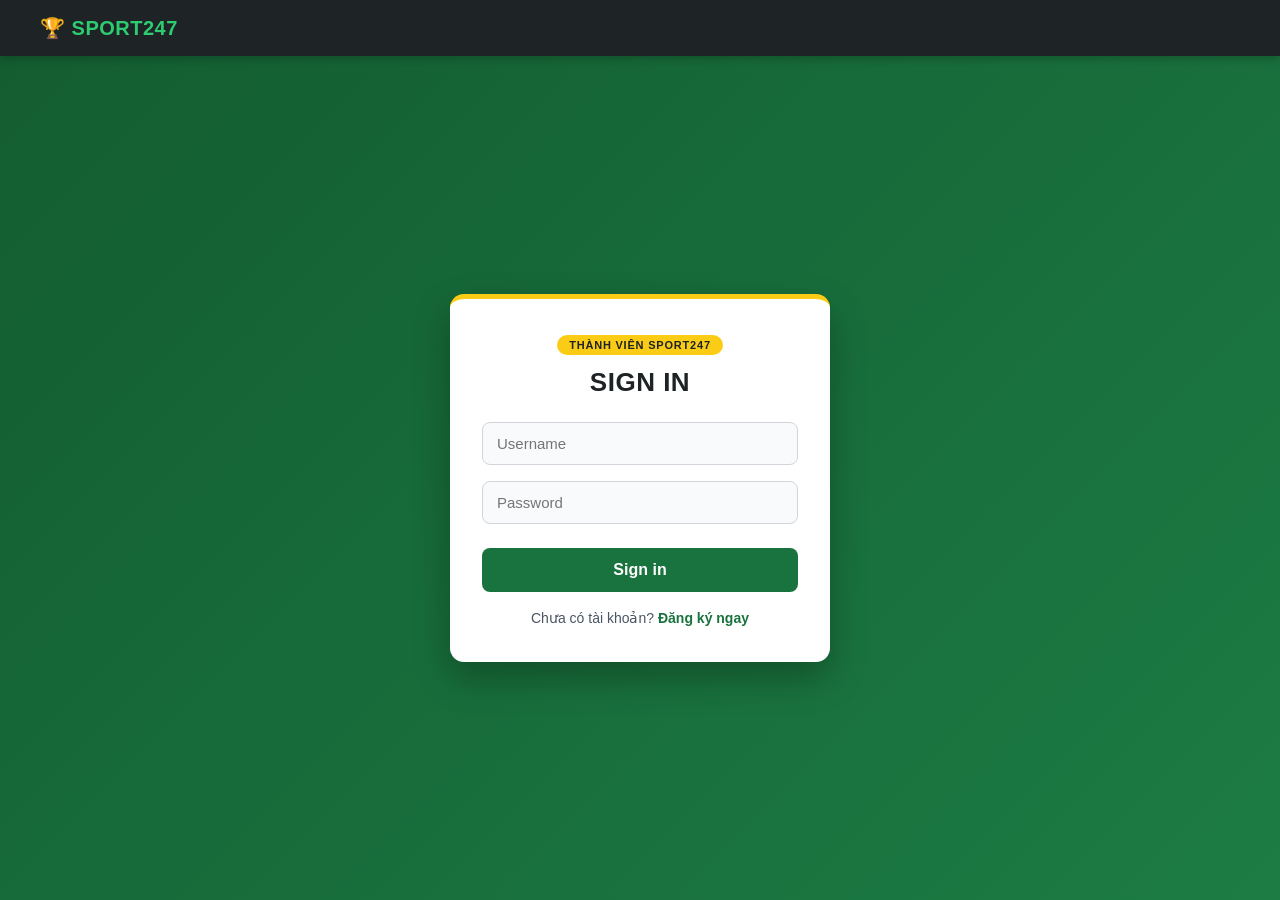
<file: index.html>
<!DOCTYPE html>
<html lang="en">
<head>
    <meta charset="UTF-8">
    <meta name="viewport" content="width=device-width, initial-scale=1.0">
    <title>SIGN IN - SPORT247</title>
    <style>
        * {
            box-sizing: border-box;
            margin: 0;
            padding: 0;
            font-family: 'Segoe UI', Tahoma, Geneva, Verdana, sans-serif;
        }

        body {
            display: flex;
            flex-direction: column;
            min-height: 100vh;
            background: linear-gradient(135deg, #135c31 0%, #1c7c43 100%);
        }

        /* Thanh header đồng bộ với trang chủ SPORT247 */
        header {
            background-color: #1e2326;
            padding: 16px 40px;
            display: flex;
            align-items: center;
            box-shadow: 0 2px 10px rgba(0, 0, 0, 0.25);
        }

        .logo {
            color: #2ecc71;
            font-size: 20px;
            font-weight: 800;
            letter-spacing: 0.5px;
            text-decoration: none;
            display: flex;
            align-items: center;
            gap: 8px;
        }

        .main-container {
            flex: 1;
            display: flex;
            justify-content: center;
            align-items: center;
            padding: 20px;
        }

        form {
            display: flex;
            flex-direction: column;
            width: 380px;
            background-color: #ffffff;
            padding: 36px 32px;
            border-radius: 14px;
            box-shadow: 0 16px 36px rgba(0, 0, 0, 0.28);
            border-top: 5px solid #facc15;
        }

        .badge {
            align-self: center;
            background-color: #facc15;
            color: #1e2326;
            font-size: 11px;
            font-weight: 800;
            padding: 4px 12px;
            border-radius: 20px;
            letter-spacing: 0.8px;
            margin-bottom: 12px;
            text-transform: uppercase;
        }

        h1 {
            text-align: center;
            margin-bottom: 24px;
            color: #1e2326;
            font-size: 26px;
            font-weight: 800;
            letter-spacing: 0.5px;
        }

        input[type="text"],
        input[type="password"] {
            margin-bottom: 16px;
            padding: 12px 14px;
            border: 1.5px solid #d1d5db;
            border-radius: 8px;
            font-size: 15px;
            color: #1e2326;
            background-color: #f9fafb;
            transition: all 0.2s ease;
            outline: none;
        }

        input[type="text"]:focus,
        input[type="password"]:focus {
            border-color: #19733e;
            background-color: #ffffff;
            box-shadow: 0 0 0 3px rgba(25, 115, 62, 0.18);
        }

        input[type="submit"] {
            margin-top: 8px;
            padding: 13px;
            background-color: #19733e;
            color: #ffffff;
            border: none;
            border-radius: 8px;
            font-size: 16px;
            font-weight: 700;
            cursor: pointer;
            transition: background-color 0.2s ease, transform 0.15s ease;
        }

        input[type="submit"]:hover {
            background-color: #13582f;
            transform: translateY(-1px);
        }

        input[type="submit"]:active {
            transform: translateY(0);
        }

        .switch-page {
            margin-top: 18px;
            text-align: center;
            font-size: 14px;
            color: #4b5563;
        }

        .switch-page a {
            color: #19733e;
            font-weight: 700;
            text-decoration: none;
        }

        .switch-page a:hover {
            text-decoration: underline;
        }
    </style>
</head>
<body>
    <header>
        <a href="./webpages/home.html" class="logo">🏆 SPORT247</a>
    </header>

    <div class="main-container"> 
        <form action="">
            <span class="badge">THÀNH VIÊN SPORT247</span>
            <h1>SIGN IN</h1>

            <input type="text" id="name" name="name" placeholder="Username">

            <input type="password" id="password" name="password" placeholder="Password">

            <input type="submit" value="Sign in">

            <p class="switch-page">Chưa có tài khoản? <a href="./webpages/sign-up.html">Đăng ký ngay</a></p>
        </form>
    </div>

    <script src="./js/sign-in.js"></script>
</body>
</html>
</file>
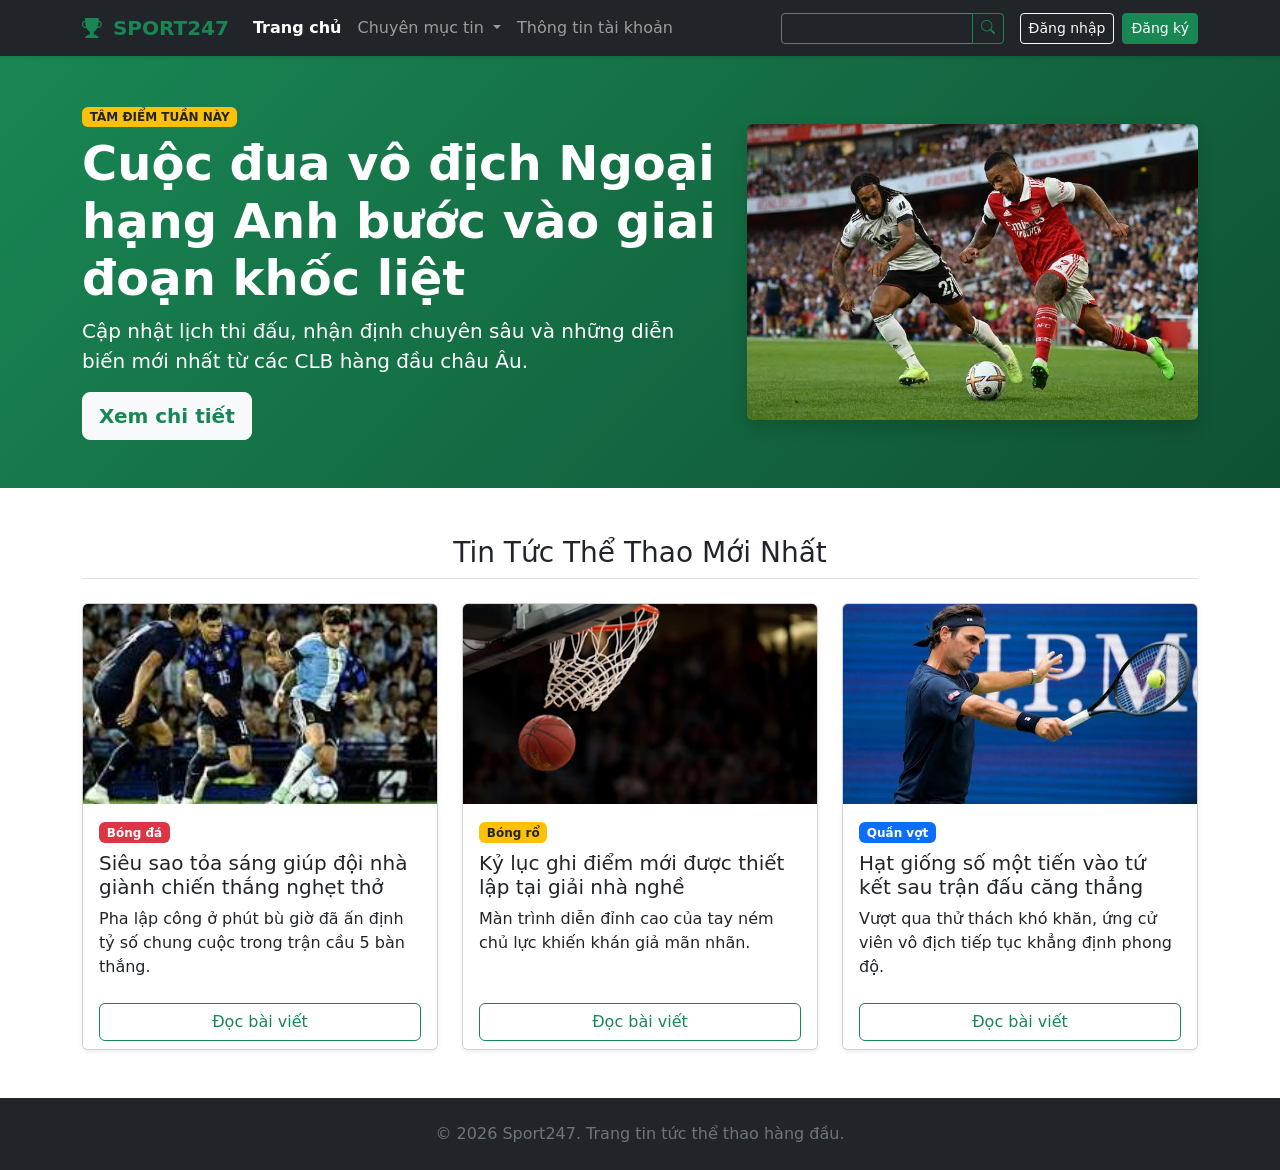
<file: home.html>
<!doctype html>
<html lang="vi">

<head>
    <meta charset="UTF-8" />
    <meta name="viewport" content="width=device-width, initial-scale=1.0" />
    <title>Sport247 - Trang Chủ Thể Thao</title>
    
    <!-- Bootstrap CSS -->
    <link href="https://cdn.jsdelivr.net/npm/bootstrap@5.3.2/dist/css/bootstrap.min.css" rel="stylesheet" />
    <link rel="stylesheet" href="https://cdn.jsdelivr.net/npm/bootstrap-icons@1.11.3/font/bootstrap-icons.min.css" />
    
    <!-- File CSS tùy chỉnh -->
    <link rel="stylesheet" href="css/style.css" />
    <link rel="shortcut icon" href="https://encrypted-tbn0.gstatic.com/images?q=tbn:ANd9GcQ7_tFwM16JujaO8OSRX4FteapzRDEgMKycgzepXfwNug&s=10" type="image/x-icon">

</head>

<body class="d-flex flex-column min-vh-100">

    <!-- 1. Thanh điều hướng (Navbar) -->
    <nav class="navbar navbar-expand-lg bg-dark navbar-dark sticky-top shadow-sm">
        <div class="container">
            <a class="navbar-brand fw-bold text-success" href="home.html">
                <i class="bi bi-trophy-fill me-1"></i> SPORT247
            </a>
            <button class="navbar-toggler" type="button" data-bs-toggle="collapse" data-bs-target="#navbarContent">
                <span class="navbar-toggler-icon"></span>
            </button>
            <div class="collapse navbar-collapse" id="navbarContent">
                <ul class="navbar-nav me-auto mb-2 mb-lg-0">
                    <li class="nav-item">
                        <a class="nav-link active fw-semibold" href="home.html">Trang chủ</a>
                    </li>
                    <li class="nav-item dropdown">
                        <a class="nav-link dropdown-toggle" href="#" role="button" data-bs-toggle="dropdown">
                            Chuyên mục tin
                        </a>
                        <ul class="dropdown-menu dropdown-menu-dark">
                            <li><a class="dropdown-item" href="./webpages/tintuc.html"><i class="bi bi-fire text-danger me-2"></i>Tâm điểm: Ngoại hạng Anh</a></li>
                            <li><hr class="dropdown-divider"></li>
                            <li><a class="dropdown-item" href="./webpages/tintuc1.html">Tin Bóng đá</a></li>
                            <li><a class="dropdown-item" href="./webpages/tintuc2.html">Tin Bóng rổ</a></li>
                            <li><a class="dropdown-item" href="./webpages/tintuc3.html">Tin Quần vợt</a></li>
                        </ul>
                    </li>
                    <li class="nav-item">
                        <a class="nav-link" href="#" data-bs-toggle="modal" data-bs-target="#accountModal">Thông tin tài khoản</a>
                    </li>
                </ul>

                <!-- Thanh tìm kiếm nhanh -->
                <form class="d-flex me-lg-3 my-2 my-lg-0" id="navbar-search-form">
                    <div class="input-group input-group-sm">
                        <input class="form-control bg-dark text-white border-secondary" type="search" id="navbar-search-input" placeholder="Tìm bài viết..." aria-label="Search">
                        <button class="btn btn-outline-success" type="submit"><i class="bi bi-search"></i></button>
                    </div>
                </form>

                <!-- Khu vực hiển thị tài khoản động -->
                <div class="d-flex align-items-center mt-2 mt-lg-0" id="auth-section">
                    <a href="./index.html" class="btn btn-outline-light btn-sm me-2" id="btn-login">Đăng nhập</a>
                    <a href="./Submit/sign-up.html" class="btn btn-success btn-sm" id="btn-register">Đăng ký</a>
                </div>
            </div>
        </div>
    </nav>

    <!-- Modal Thông tin tài khoản -->
    <div class="modal fade" id="accountModal" tabindex="-1" aria-hidden="true">
        <div class="modal-dialog modal-dialog-centered">
            <div class="modal-content">
                <div class="modal-header bg-dark text-white">
                    <h5 class="modal-title"><i class="bi bi-person-badge text-success me-2"></i>Thông tin tài khoản</h5>
                    <button type="button" class="btn-close btn-close-white" data-bs-dismiss="modal"></button>
                </div>
                <div class="modal-body" id="account-modal-body">
                    <!-- Nội dung tự động cập nhật bằng JS -->
                </div>
            </div>
        </div>
    </div>

    <!-- 2. Hero Banner -->
    <div class="hero-banner text-white py-5">
        <div class="container">
            <div class="row align-items-center">
                <div class="col-md-7 text-start">
                    <span class="badge bg-warning text-dark mb-2">TÂM ĐIỂM TUẦN NÀY</span>
                    <h1 class="display-5 fw-bold">Cuộc đua vô địch Ngoại hạng Anh bước vào giai đoạn khốc liệt</h1>
                    <p class="fs-5">Cập nhật lịch thi đấu, nhận định chuyên sâu và những diễn biến mới nhất từ các CLB hàng đầu châu Âu.</p>
                    <div class="mt-3">
                        <a href="./webpages/tintuc.html" class="btn btn-light btn-lg me-2 text-success fw-bold">Xem chi tiết</a>
                    </div>
                </div>
                <div class="col-md-5 text-center mt-4 mt-md-0">
                    <img src="./img/img4.jfif" class="img-fluid rounded shadow" alt="Thể thao nổi bật" />
                </div>
            </div>
        </div>
    </div>

    <!-- 3. Lưới bài viết mới nhất -->
    <div class="container my-5">
        <h3 class="text-center mb-4 border-bottom pb-2">Tin Tức Thể Thao Mới Nhất</h3>
        <div class="row row-cols-1 row-cols-md-3 g-4">
            <div class="col">
                <div class="card h-100 shadow-sm news-card">
                    <img src="./img/img3.jfif" class="card-img-top" alt="Bóng đá">
                    <div class="card-body">
                        <span class="badge bg-danger mb-2">Bóng đá</span>
                        <h5 class="card-title">Siêu sao tỏa sáng giúp đội nhà giành chiến thắng nghẹt thở</h5>
                        <p class="card-text">Pha lập công ở phút bù giờ đã ấn định tỷ số chung cuộc trong trận cầu 5 bàn thắng.</p>
                    </div>
                    <div class="card-footer bg-white border-top-0">
                        <a href="./webpages/tintuc1.html" class="btn btn-outline-success w-100">Đọc bài viết</a>
                    </div>
                </div>
            </div>
            <div class="col">
                <div class="card h-100 shadow-sm news-card">
                    <img src="./img/img2.avif" class="card-img-top" alt="Bóng rổ">
                    <div class="card-body">
                        <span class="badge bg-warning text-dark mb-2">Bóng rổ</span>
                        <h5 class="card-title">Kỷ lục ghi điểm mới được thiết lập tại giải nhà nghề</h5>
                        <p class="card-text">Màn trình diễn đỉnh cao của tay ném chủ lực khiến khán giả mãn nhãn.</p>
                    </div>
                    <div class="card-footer bg-white border-top-0">
                        <a href="./webpages/tintuc2.html" class="btn btn-outline-success w-100">Đọc bài viết</a>
                    </div>
                </div>
            </div>
            <div class="col">
                <div class="card h-100 shadow-sm news-card">
                    <img src="./img/img1.jfif" class="card-img-top" alt="tennis">
                    <div class="card-body">
                        <span class="badge bg-primary mb-2">Quần vợt</span>
                        <h5 class="card-title">Hạt giống số một tiến vào tứ kết sau trận đấu căng thẳng</h5>
                        <p class="card-text">Vượt qua thử thách khó khăn, ứng cử viên vô địch tiếp tục khẳng định phong độ.</p>
                    </div>
                    <div class="card-footer bg-white border-top-0">
                        <a href="./webpages/tintuc3.html" class="btn btn-outline-success w-100">Đọc bài viết</a>
                    </div>
                </div>
            </div>
        </div>
    </div>

    <!-- 4. Footer -->
    <footer class="bg-dark text-white text-center py-4 mt-auto">
        <div class="container">
            <p class="mb-0 text-secondary">&copy; 2026 Sport247. Trang tin tức thể thao hàng đầu.</p>
        </div>
    </footer>

    <!-- Script xử lý Navbar, Tài khoản (kèm Mật khẩu) & Tìm kiếm -->
    <script>
        window.addEventListener("DOMContentLoaded", function() {
            let currentUser = JSON.parse(localStorage.getItem("current_user"));
            let authSection = document.getElementById("auth-section");
            let accountModalBody = document.getElementById("account-modal-body");

            if (currentUser) {
                authSection.innerHTML = `
                    <span class="text-white me-3 small">Xin chào, <b class="text-success">${currentUser.name}</b></span>
                    <button class="btn btn-outline-danger btn-sm" id="btn-logout">Đăng xuất</button>
                `;
                document.getElementById("btn-logout").addEventListener("click", function() {
                    localStorage.removeItem("current_user");
                    location.reload();
                });

                let userPassword = currentUser.password || "Chưa có dữ liệu";
                let maskedPassword = currentUser.password ? "•".repeat(currentUser.password.length) : "Chưa có dữ liệu";

                accountModalBody.innerHTML = `
                    <div class="text-center mb-3">
                        <i class="bi bi-person-circle display-3 text-success"></i>
                        <h5 class="mt-2 fw-bold">${currentUser.name}</h5>
                        <span class="badge bg-success">Thành viên Sport247</span>
                    </div>
                    <ul class="list-group list-group-flush">
                        <li class="list-group-item"><strong>Email:</strong> ${currentUser.email || "Chưa cập nhật"}</li>
                        <li class="list-group-item d-flex justify-content-between align-items-center">
                            <div>
                                <strong>Mật khẩu:</strong> 
                                <span id="modal-password-text" class="ms-1 font-monospace">${maskedPassword}</span>
                            </div>
                            ${currentUser.password ? `
                            <button type="button" class="btn btn-sm btn-outline-secondary" id="btn-toggle-password" title="Ẩn/Hiện mật khẩu">
                                <i class="bi bi-eye" id="icon-toggle-password"></i>
                            </button>` : ""}
                        </li>
                        <li class="list-group-item"><strong>Trạng thái:</strong> <span class="text-success">Đang hoạt động</span></li>
                    </ul>
                `;

                let btnTogglePwd = document.getElementById("btn-toggle-password");
                if (btnTogglePwd) {
                    let isShown = false;
                    btnTogglePwd.addEventListener("click", function() {
                        isShown = !isShown;
                        document.getElementById("modal-password-text").textContent = isShown ? userPassword : maskedPassword;
                        document.getElementById("icon-toggle-password").className = isShown ? "bi bi-eye-slash" : "bi bi-eye";
                    });
                }
            } else {
                accountModalBody.innerHTML = `
                    <div class="text-center py-3">
                        <p class="mb-3">Bạn chưa đăng nhập vào hệ thống.</p>
                        <a href="./index.html" class="btn btn-success me-2">Đăng nhập ngay</a>
                        <a href="./Submit/sign-up.html" class="btn btn-outline-secondary">Tạo tài khoản</a>
                    </div>
                `;
            }

            // Xử lý thanh tìm kiếm nhanh trên Navbar
            document.getElementById("navbar-search-form").addEventListener("submit", function(e) {
                e.preventDefault();
                let keyword = document.getElementById("navbar-search-input").value.toLowerCase().trim();
                if (!keyword) return;

                if (keyword.includes("ngoại hạng") || keyword.includes("vô địch")) {
                    window.location.href = "./webpages/tintuc.html";
                } else if (keyword.includes("bóng đá") || keyword.includes("siêu sao")) {
                    window.location.href = "./webpages/tintuc1.html";
                } else if (keyword.includes("bóng rổ") || keyword.includes("kỷ lục")) {
                    window.location.href = "./webpages/tintuc2.html";
                } else if (keyword.includes("quần vợt") || keyword.includes("tennis") || keyword.includes("tứ kết")) {
                    window.location.href = "./webpages/tintuc3.html";
                } else {
                    alert("Không tìm thấy bài viết phù hợp! Hãy thử từ khóa: bóng đá, bóng rổ, quần vợt, ngoại hạng...");
                }
            });
        });
    </script>
    <script src="https://cdn.jsdelivr.net/npm/bootstrap@5.3.2/dist/js/bootstrap.bundle.min.js"></script>
</body>
</html>
</file>
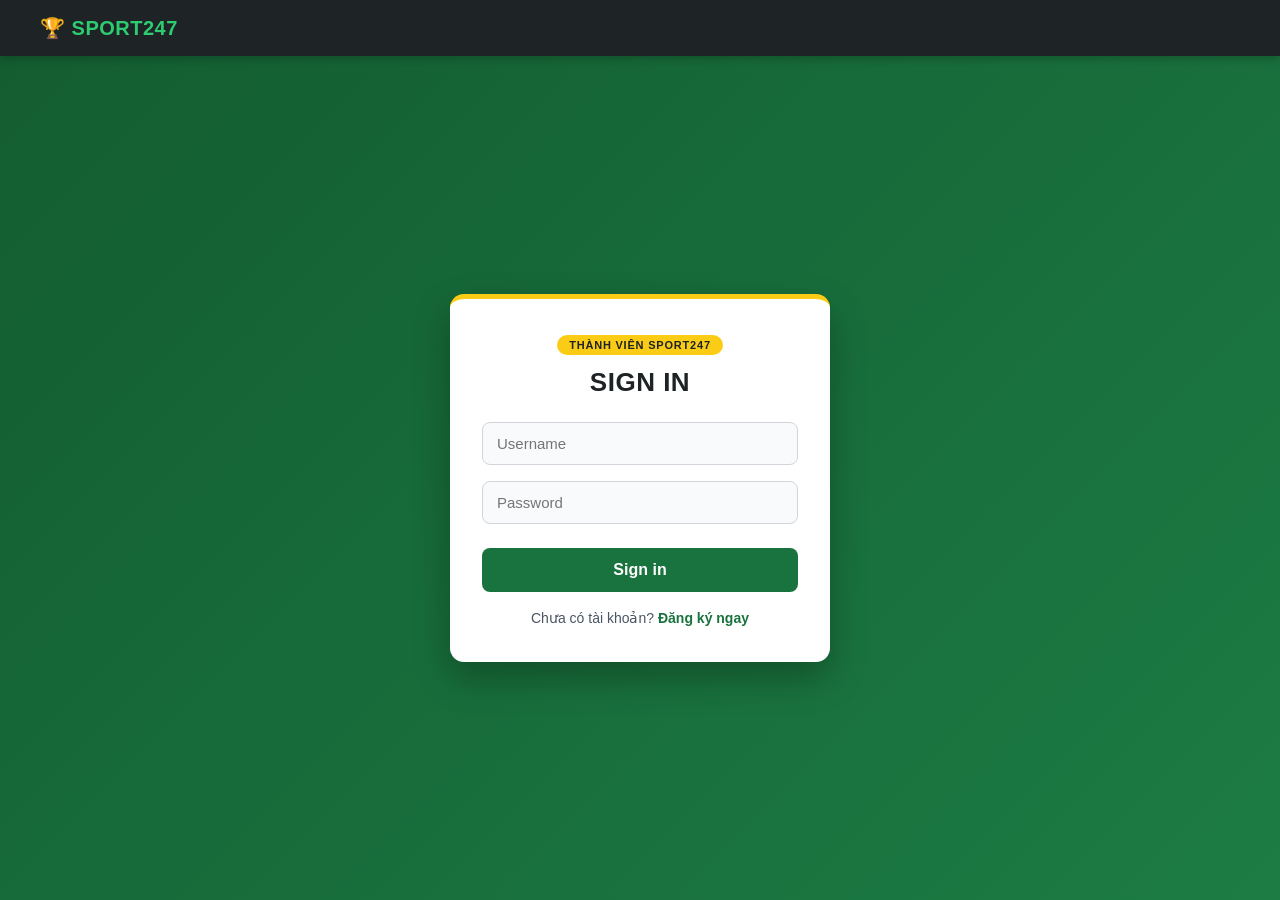
<file: Submit/sign-in.html>
<!DOCTYPE html>
<html lang="en">
<head>
    <meta charset="UTF-8">
    <meta name="viewport" content="width=device-width, initial-scale=1.0">
    <title>SIGN IN - SPORT247</title>
    <style>
        * {
            box-sizing: border-box;
            margin: 0;
            padding: 0;
            font-family: 'Segoe UI', Tahoma, Geneva, Verdana, sans-serif;
        }

        body {
            display: flex;
            flex-direction: column;
            min-height: 100vh;
            background: linear-gradient(135deg, #135c31 0%, #1c7c43 100%);
        }

        /* Thanh header đồng bộ với trang chủ SPORT247 */
        header {
            background-color: #1e2326;
            padding: 16px 40px;
            display: flex;
            align-items: center;
            box-shadow: 0 2px 10px rgba(0, 0, 0, 0.25);
        }

        .logo {
            color: #2ecc71;
            font-size: 20px;
            font-weight: 800;
            letter-spacing: 0.5px;
            text-decoration: none;
            display: flex;
            align-items: center;
            gap: 8px;
        }

        .main-container {
            flex: 1;
            display: flex;
            justify-content: center;
            align-items: center;
            padding: 20px;
        }

        form {
            display: flex;
            flex-direction: column;
            width: 380px;
            background-color: #ffffff;
            padding: 36px 32px;
            border-radius: 14px;
            box-shadow: 0 16px 36px rgba(0, 0, 0, 0.28);
            border-top: 5px solid #facc15;
        }

        .badge {
            align-self: center;
            background-color: #facc15;
            color: #1e2326;
            font-size: 11px;
            font-weight: 800;
            padding: 4px 12px;
            border-radius: 20px;
            letter-spacing: 0.8px;
            margin-bottom: 12px;
            text-transform: uppercase;
        }

        h1 {
            text-align: center;
            margin-bottom: 24px;
            color: #1e2326;
            font-size: 26px;
            font-weight: 800;
            letter-spacing: 0.5px;
        }

        input[type="text"],
        input[type="password"] {
            margin-bottom: 16px;
            padding: 12px 14px;
            border: 1.5px solid #d1d5db;
            border-radius: 8px;
            font-size: 15px;
            color: #1e2326;
            background-color: #f9fafb;
            transition: all 0.2s ease;
            outline: none;
        }

        input[type="text"]:focus,
        input[type="password"]:focus {
            border-color: #19733e;
            background-color: #ffffff;
            box-shadow: 0 0 0 3px rgba(25, 115, 62, 0.18);
        }

        input[type="submit"] {
            margin-top: 8px;
            padding: 13px;
            background-color: #19733e;
            color: #ffffff;
            border: none;
            border-radius: 8px;
            font-size: 16px;
            font-weight: 700;
            cursor: pointer;
            transition: background-color 0.2s ease, transform 0.15s ease;
        }

        input[type="submit"]:hover {
            background-color: #13582f;
            transform: translateY(-1px);
        }

        input[type="submit"]:active {
            transform: translateY(0);
        }

        .switch-page {
            margin-top: 18px;
            text-align: center;
            font-size: 14px;
            color: #4b5563;
        }

        .switch-page a {
            color: #19733e;
            font-weight: 700;
            text-decoration: none;
        }

        .switch-page a:hover {
            text-decoration: underline;
        }
    </style>
</head>
<body>
    <header>
        <a href="../index.html" class="logo">🏆 SPORT247</a>
    </header>

    <div class="main-container"> 
        <form action="">
            <span class="badge">THÀNH VIÊN SPORT247</span>
            <h1>SIGN IN</h1>

            <input type="text" id="name" name="name" placeholder="Username">

            <input type="password" id="password" name="password" placeholder="Password">

            <input type="submit" value="Sign in">

            <p class="switch-page">Chưa có tài khoản? <a href="sign-up.html">Đăng ký ngay</a></p>
        </form>
    </div>

    <script src="sign-in.js"></script>
</body>
</html>
</file>
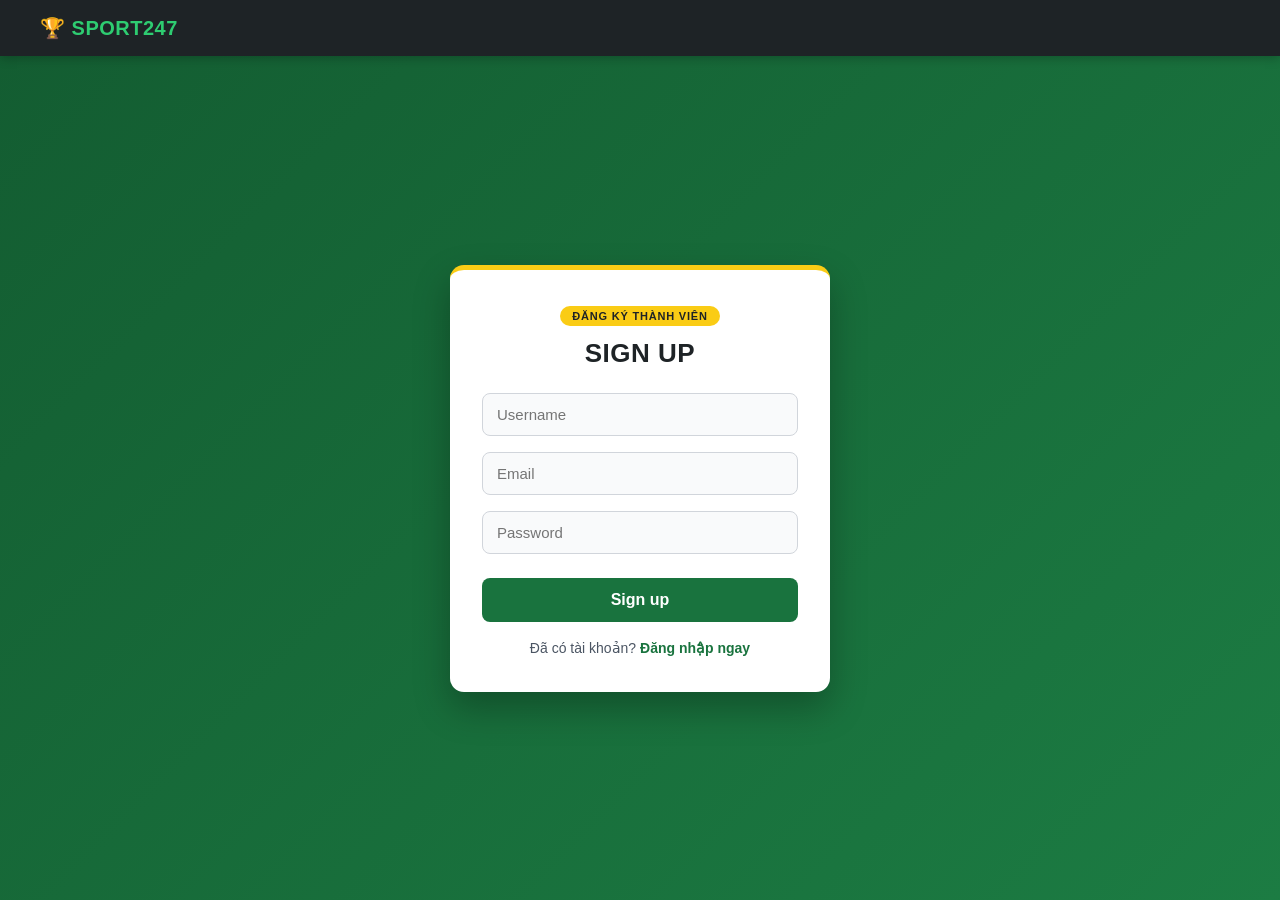
<file: Submit/sign-up.html>
<!DOCTYPE html>
<html lang="en">
<head>
    <meta charset="UTF-8">
    <meta name="viewport" content="width=device-width, initial-scale=1.0">
    <title>SIGN UP - SPORT247</title>
    <style>
        * {
            box-sizing: border-box;
            margin: 0;
            padding: 0;
            font-family: 'Segoe UI', Tahoma, Geneva, Verdana, sans-serif;
        }

        body {
            display: flex;
            flex-direction: column;
            min-height: 100vh;
            background: linear-gradient(135deg, #135c31 0%, #1c7c43 100%);
        }

        header {
            background-color: #1e2326;
            padding: 16px 40px;
            display: flex;
            align-items: center;
            box-shadow: 0 2px 10px rgba(0, 0, 0, 0.25);
        }

        .logo {
            color: #2ecc71;
            font-size: 20px;
            font-weight: 800;
            letter-spacing: 0.5px;
            text-decoration: none;
            display: flex;
            align-items: center;
            gap: 8px;
        }

        .main-container {
            flex: 1;
            display: flex;
            justify-content: center;
            align-items: center;
            padding: 20px;
        }

        form {
            display: flex;
            flex-direction: column;
            width: 380px;
            background-color: #ffffff;
            padding: 36px 32px;
            border-radius: 14px;
            box-shadow: 0 16px 36px rgba(0, 0, 0, 0.28);
            border-top: 5px solid #facc15;
        }

        .badge {
            align-self: center;
            background-color: #facc15;
            color: #1e2326;
            font-size: 11px;
            font-weight: 800;
            padding: 4px 12px;
            border-radius: 20px;
            letter-spacing: 0.8px;
            margin-bottom: 12px;
            text-transform: uppercase;
        }

        h1 {
            text-align: center;
            margin-bottom: 24px;
            color: #1e2326;
            font-size: 26px;
            font-weight: 800;
            letter-spacing: 0.5px;
        }

        input[type="text"],
        input[type="email"],
        input[type="password"] {
            margin-bottom: 16px;
            padding: 12px 14px;
            border: 1.5px solid #d1d5db;
            border-radius: 8px;
            font-size: 15px;
            color: #1e2326;
            background-color: #f9fafb;
            transition: all 0.2s ease;
            outline: none;
        }

        input[type="text"]:focus,
        input[type="email"]:focus,
        input[type="password"]:focus {
            border-color: #19733e;
            background-color: #ffffff;
            box-shadow: 0 0 0 3px rgba(25, 115, 62, 0.18);
        }

        input[type="submit"] {
            margin-top: 8px;
            padding: 13px;
            background-color: #19733e;
            color: #ffffff;
            border: none;
            border-radius: 8px;
            font-size: 16px;
            font-weight: 700;
            cursor: pointer;
            transition: background-color 0.2s ease, transform 0.15s ease;
        }

        input[type="submit"]:hover {
            background-color: #13582f;
            transform: translateY(-1px);
        }

        input[type="submit"]:active {
            transform: translateY(0);
        }

        .switch-page {
            margin-top: 18px;
            text-align: center;
            font-size: 14px;
            color: #4b5563;
        }

        .switch-page a {
            color: #19733e;
            font-weight: 700;
            text-decoration: none;
        }

        .switch-page a:hover {
            text-decoration: underline;
        }
    </style>
</head>
<body>
    <header>
        <a href="../home.html" class="logo">🏆 SPORT247</a>
    </header>

    <div class="main-container">
        <form action="">
            <span class="badge">ĐĂNG KÝ THÀNH VIÊN</span>
            <h1>SIGN UP</h1>

            <input type="text" id="name" name="name" placeholder="Username">

            <input type="email" id="email" name="email" placeholder="Email">

            <input type="password" id="password" name="password" placeholder="Password">

            <input type="submit" value="Sign up">

            <p class="switch-page">Đã có tài khoản? <a href="../index.html">Đăng nhập ngay</a></p>
        </form>
    </div>

    <script src="sign-up.js"></script>
</body>
</html>
</file>
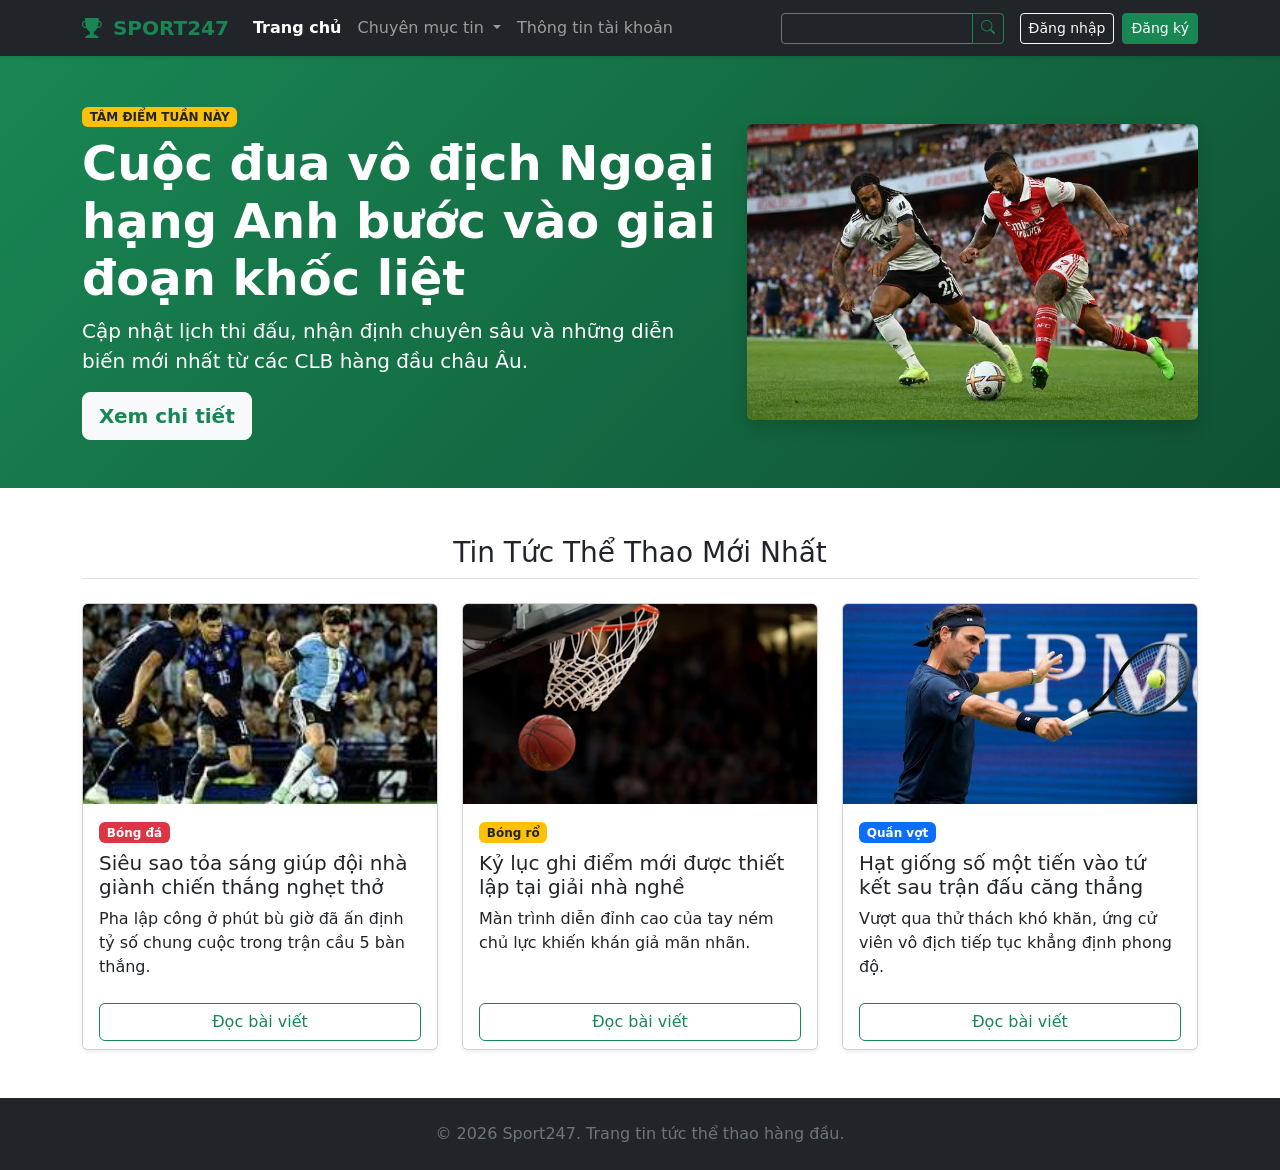
<file: webpages/home.html>
<!doctype html>
<html lang="vi">

<head>
    <meta charset="UTF-8" />
    <meta name="viewport" content="width=device-width, initial-scale=1.0" />
    <title>Sport247 - Trang Chủ Thể Thao</title>

    <!-- Bootstrap CSS -->
    <link href="https://cdn.jsdelivr.net/npm/bootstrap@5.3.2/dist/css/bootstrap.min.css" rel="stylesheet" />
    <link rel="stylesheet" href="https://cdn.jsdelivr.net/npm/bootstrap-icons@1.11.3/font/bootstrap-icons.min.css" />

    <!-- File CSS tùy chỉnh (lùi ra 1 cấp thư mục) -->
    <link rel="stylesheet" href="../css/style.css" />
    <link rel="shortcut icon"
        href="https://encrypted-tbn0.gstatic.com/images?q=tbn:ANd9GcQ7_tFwM16JujaO8OSRX4FteapzRDEgMKycgzepXfwNug&s=10"
        type="image/x-icon">
</head>

<body class="d-flex flex-column min-vh-100">

    <!-- 1. Thanh điều hướng (Navbar) -->
    <nav class="navbar navbar-expand-lg bg-dark navbar-dark sticky-top shadow-sm">
        <div class="container">
            <a class="navbar-brand fw-bold text-success" href="home.html">
                <i class="bi bi-trophy-fill me-1"></i> SPORT247
            </a>
            <button class="navbar-toggler" type="button" data-bs-toggle="collapse" data-bs-target="#navbarContent">
                <span class="navbar-toggler-icon"></span>
            </button>
            <div class="collapse navbar-collapse" id="navbarContent">
                <ul class="navbar-nav me-auto mb-2 mb-lg-0">
                    <li class="nav-item">
                        <a class="nav-link active fw-semibold" href="home.html">Trang chủ</a>
                    </li>
                    <li class="nav-item dropdown">
                        <a class="nav-link dropdown-toggle" href="#" role="button" data-bs-toggle="dropdown">
                            Chuyên mục tin
                        </a>
                        <ul class="dropdown-menu dropdown-menu-dark">
                            <li><a class="dropdown-item" href="tintuc.html"><i
                                        class="bi bi-fire text-danger me-2"></i>Tâm điểm: Ngoại hạng Anh</a></li>
                            <li>
                                <hr class="dropdown-divider">
                            </li>
                            <li><a class="dropdown-item" href="tintuc1.html">Tin Bóng đá</a></li>
                            <li><a class="dropdown-item" href="tintuc2.html">Tin Bóng rổ</a></li>
                            <li><a class="dropdown-item" href="tintuc3.html">Tin Quần vợt</a></li>
                        </ul>
                    </li>
                    <li class="nav-item">
                        <a class="nav-link" href="#" data-bs-toggle="modal" data-bs-target="#accountModal">Thông tin tài
                            khoản</a>
                    </li>
                </ul>

                <!-- Thanh tìm kiếm nhanh -->
                <form class="d-flex me-lg-3 my-2 my-lg-0" id="navbar-search-form">
                    <div class="input-group input-group-sm">
                        <input class="form-control bg-dark text-white border-secondary" type="search"
                            id="navbar-search-input" placeholder="Tìm bài viết..." aria-label="Search">
                        <button class="btn btn-outline-success" type="submit"><i class="bi bi-search"></i></button>
                    </div>
                </form>

                <!-- Khu vực hiển thị tài khoản động -->
                <div class="d-flex align-items-center mt-2 mt-lg-0" id="auth-section">
                    <a href="../index.html" class="btn btn-outline-light btn-sm me-2" id="btn-login">Đăng nhập</a>
                    <a href="sign-up.html" class="btn btn-success btn-sm" id="btn-register">Đăng ký</a>
                </div>
            </div>
        </div>
    </nav>

    <!-- Modal Thông tin tài khoản -->
    <div class="modal fade" id="accountModal" tabindex="-1" aria-hidden="true">
        <div class="modal-dialog modal-dialog-centered">
            <div class="modal-content">
                <div class="modal-header bg-dark text-white">
                    <h5 class="modal-title"><i class="bi bi-person-badge text-success me-2"></i>Thông tin tài khoản</h5>
                    <button type="button" class="btn-close btn-close-white" data-bs-dismiss="modal"></button>
                </div>
                <div class="modal-body" id="account-modal-body">
                    <!-- Nội dung tự động cập nhật bằng JS -->
                </div>
            </div>
        </div>
    </div>

    <!-- 2. Hero Banner -->
    <div class="hero-banner text-white py-5">
        <div class="container">
            <div class="row align-items-center">
                <div class="col-md-7 text-start">
                    <span class="badge bg-warning text-dark mb-2">TÂM ĐIỂM TUẦN NÀY</span>
                    <h1 class="display-5 fw-bold">Cuộc đua vô địch Ngoại hạng Anh bước vào giai đoạn khốc liệt</h1>
                    <p class="fs-5">Cập nhật lịch thi đấu, nhận định chuyên sâu và những diễn biến mới nhất từ các CLB
                        hàng đầu châu Âu.</p>
                    <div class="mt-3">
                        <a href="tintuc.html" class="btn btn-light btn-lg me-2 text-success fw-bold">Xem chi tiết</a>
                    </div>
                </div>
                <div class="col-md-5 text-center mt-4 mt-md-0">
                    <img src="../img/img4.jfif" class="img-fluid rounded shadow" alt="Thể thao nổi bật" />
                </div>
            </div>
        </div>
    </div>

    <!-- 3. Lưới bài viết mới nhất -->
    <div class="container my-5">
        <h3 class="text-center mb-4 border-bottom pb-2">Tin Tức Thể Thao Mới Nhất</h3>
        <div class="row row-cols-1 row-cols-md-3 g-4">
            <div class="col">
                <div class="card h-100 shadow-sm news-card">
                    <img src="../img/img3.jfif" class="card-img-top" alt="Bóng đá">
                    <div class="card-body">
                        <span class="badge bg-danger mb-2">Bóng đá</span>
                        <h5 class="card-title">Siêu sao tỏa sáng giúp đội nhà giành chiến thắng nghẹt thở</h5>
                        <p class="card-text">Pha lập công ở phút bù giờ đã ấn định tỷ số chung cuộc trong trận cầu 5 bàn
                            thắng.</p>
                    </div>
                    <div class="card-footer bg-white border-top-0">
                        <a href="tintuc1.html" class="btn btn-outline-success w-100">Đọc bài viết</a>
                    </div>
                </div>
            </div>
            <div class="col">
                <div class="card h-100 shadow-sm news-card">
                    <img src="../img/img2.avif" class="card-img-top" alt="Bóng rổ">
                    <div class="card-body">
                        <span class="badge bg-warning text-dark mb-2">Bóng rổ</span>
                        <h5 class="card-title">Kỷ lục ghi điểm mới được thiết lập tại giải nhà nghề</h5>
                        <p class="card-text">Màn trình diễn đỉnh cao của tay ném chủ lực khiến khán giả mãn nhãn.</p>
                    </div>
                    <div class="card-footer bg-white border-top-0">
                        <a href="tintuc2.html" class="btn btn-outline-success w-100">Đọc bài viết</a>
                    </div>
                </div>
            </div>
            <div class="col">
                <div class="card h-100 shadow-sm news-card">
                    <img src="../img/img1.jfif" class="card-img-top" alt="tennis">
                    <div class="card-body">
                        <span class="badge bg-primary mb-2">Quần vợt</span>
                        <h5 class="card-title">Hạt giống số một tiến vào tứ kết sau trận đấu căng thẳng</h5>
                        <p class="card-text">Vượt qua thử thách khó khăn, ứng cử viên vô địch tiếp tục khẳng định phong
                            độ.</p>
                    </div>
                    <div class="card-footer bg-white border-top-0">
                        <a href="tintuc3.html" class="btn btn-outline-success w-100">Đọc bài viết</a>
                    </div>
                </div>
            </div>
        </div>
    </div>

    <!-- 4. Footer -->
    <footer class="bg-dark text-white text-center py-4 mt-auto">
        <div class="container">
            <p class="mb-0 text-secondary">&copy; 2026 Sport247. Trang tin tức thể thao hàng đầu.</p>
        </div>
    </footer>

    <!-- Script xử lý Navbar, Tài khoản (kèm Mật khẩu) & Tìm kiếm -->
    <script>
        window.addEventListener("DOMContentLoaded", function () {
            let currentUser = JSON.parse(localStorage.getItem("current_user"));
            let authSection = document.getElementById("auth-section");
            let accountModalBody = document.getElementById("account-modal-body");

            if (currentUser) {
                authSection.innerHTML = `
                    <span class="text-white me-3 small">Xin chào, <b class="text-success">${currentUser.name}</b></span>
                    <button class="btn btn-outline-danger btn-sm" id="btn-logout">Đăng xuất</button>
                `;
                document.getElementById("btn-logout").addEventListener("click", function () {
                    localStorage.removeItem("current_user");
                    location.reload();
                });

                let userPassword = currentUser.password || "Chưa có dữ liệu";
                let maskedPassword = currentUser.password ? "•".repeat(currentUser.password.length) : "Chưa có dữ liệu";

                accountModalBody.innerHTML = `
                    <div class="text-center mb-3">
                        <i class="bi bi-person-circle display-3 text-success"></i>
                        <h5 class="mt-2 fw-bold">${currentUser.name}</h5>
                        <span class="badge bg-success">Thành viên Sport247</span>
                    </div>
                    <ul class="list-group list-group-flush">
                        <li class="list-group-item"><strong>Email:</strong> ${currentUser.email || "Chưa cập nhật"}</li>
                        <li class="list-group-item d-flex justify-content-between align-items-center">
                            <div>
                                <strong>Mật khẩu:</strong> 
                                <span id="modal-password-text" class="ms-1 font-monospace">${maskedPassword}</span>
                            </div>
                            ${currentUser.password ? `
                            <button type="button" class="btn btn-sm btn-outline-secondary" id="btn-toggle-password" title="Ẩn/Hiện mật khẩu">
                                <i class="bi bi-eye" id="icon-toggle-password"></i>
                            </button>` : ""}
                        </li>
                        <li class="list-group-item"><strong>Trạng thái:</strong> <span class="text-success">Đang hoạt động</span></li>
                    </ul>
                `;

                let btnTogglePwd = document.getElementById("btn-toggle-password");
                if (btnTogglePwd) {
                    let isShown = false;
                    btnTogglePwd.addEventListener("click", function () {
                        isShown = !isShown;
                        document.getElementById("modal-password-text").textContent = isShown ? userPassword : maskedPassword;
                        document.getElementById("icon-toggle-password").className = isShown ? "bi bi-eye-slash" : "bi bi-eye";
                    });
                }
            } else {
                accountModalBody.innerHTML = `
                    <div class="text-center py-3">
                        <p class="mb-3">Bạn chưa đăng nhập vào hệ thống.</p>
                        <a href="../index.html" class="btn btn-success me-2">Đăng nhập ngay</a>
                        <a href="sign-up.html" class="btn btn-outline-secondary">Tạo tài khoản</a>
                    </div>
                `;
            }

            // Xử lý thanh tìm kiếm nhanh trên Navbar
            document.getElementById("navbar-search-form").addEventListener("submit", function (e) {
                e.preventDefault();
                let keyword = document.getElementById("navbar-search-input").value.toLowerCase().trim();
                if (!keyword) return;

                if (keyword.includes("ngoại hạng") || keyword.includes("vô địch")) {
                    window.location.href = "tintuc.html";
                } else if (keyword.includes("bóng đá") || keyword.includes("siêu sao")) {
                    window.location.href = "tintuc1.html";
                } else if (keyword.includes("bóng rổ") || keyword.includes("kỷ lục")) {
                    window.location.href = "tintuc2.html";
                } else if (keyword.includes("quần vợt") || keyword.includes("tennis") || keyword.includes("tứ kết")) {
                    window.location.href = "tintuc3.html";
                } else {
                    alert("Không tìm thấy bài viết phù hợp! Hãy thử từ khóa: bóng đá, bóng rổ, quần vợt, ngoại hạng...");
                }
            });
        });
    </script>
    <script src="https://cdn.jsdelivr.net/npm/bootstrap@5.3.2/dist/js/bootstrap.bundle.min.js"></script>
</body>

</html>
</file>
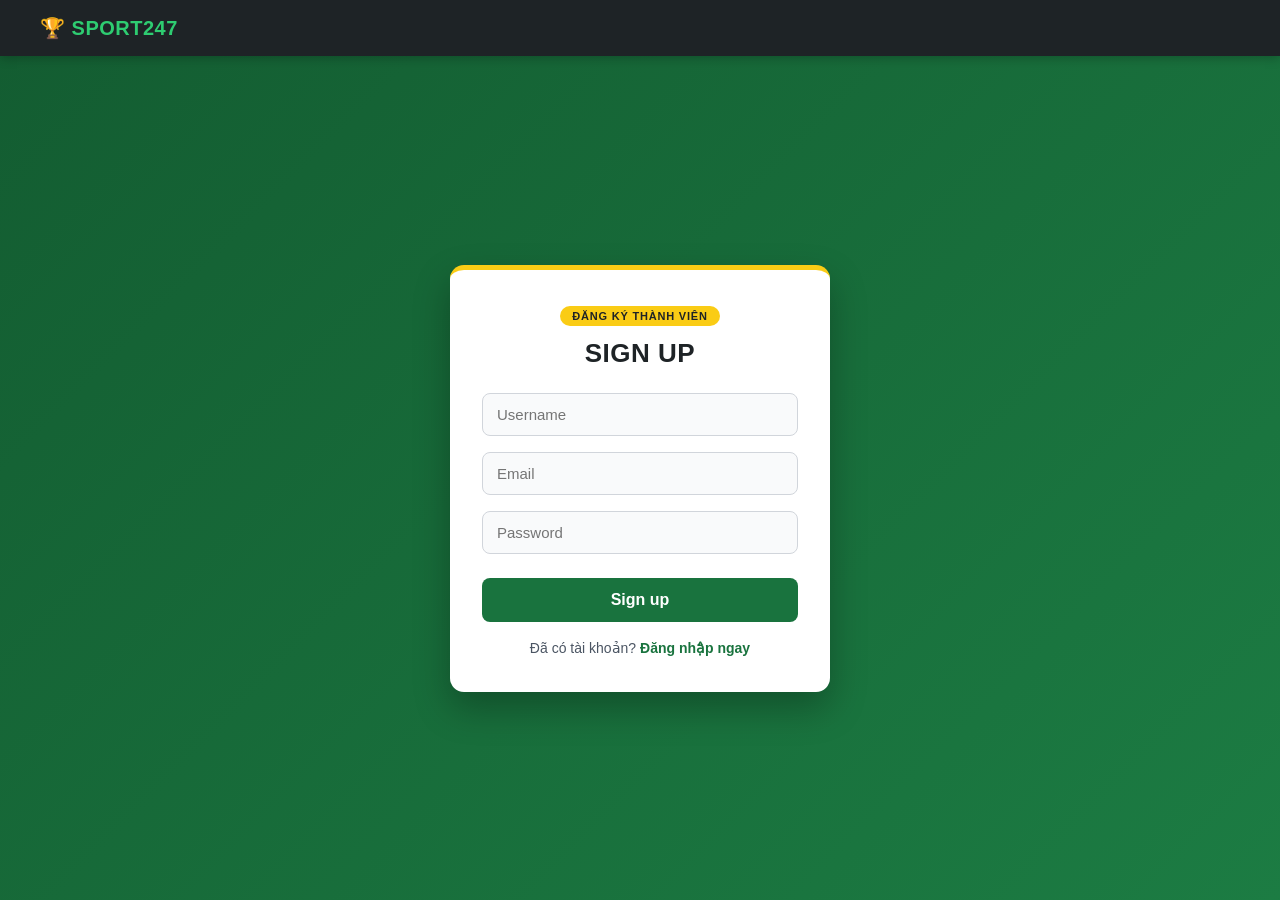
<file: webpages/sign-up.html>
<!DOCTYPE html>
<html lang="en">
<head>
    <meta charset="UTF-8">
    <meta name="viewport" content="width=device-width, initial-scale=1.0">
    <title>SIGN UP - SPORT247</title>
    <style>
        * {
            box-sizing: border-box;
            margin: 0;
            padding: 0;
            font-family: 'Segoe UI', Tahoma, Geneva, Verdana, sans-serif;
        }

        body {
            display: flex;
            flex-direction: column;
            min-height: 100vh;
            background: linear-gradient(135deg, #135c31 0%, #1c7c43 100%);
        }

        header {
            background-color: #1e2326;
            padding: 16px 40px;
            display: flex;
            align-items: center;
            box-shadow: 0 2px 10px rgba(0, 0, 0, 0.25);
        }

        .logo {
            color: #2ecc71;
            font-size: 20px;
            font-weight: 800;
            letter-spacing: 0.5px;
            text-decoration: none;
            display: flex;
            align-items: center;
            gap: 8px;
        }

        .main-container {
            flex: 1;
            display: flex;
            justify-content: center;
            align-items: center;
            padding: 20px;
        }

        form {
            display: flex;
            flex-direction: column;
            width: 380px;
            background-color: #ffffff;
            padding: 36px 32px;
            border-radius: 14px;
            box-shadow: 0 16px 36px rgba(0, 0, 0, 0.28);
            border-top: 5px solid #facc15;
        }

        .badge {
            align-self: center;
            background-color: #facc15;
            color: #1e2326;
            font-size: 11px;
            font-weight: 800;
            padding: 4px 12px;
            border-radius: 20px;
            letter-spacing: 0.8px;
            margin-bottom: 12px;
            text-transform: uppercase;
        }

        h1 {
            text-align: center;
            margin-bottom: 24px;
            color: #1e2326;
            font-size: 26px;
            font-weight: 800;
            letter-spacing: 0.5px;
        }

        input[type="text"],
        input[type="email"],
        input[type="password"] {
            margin-bottom: 16px;
            padding: 12px 14px;
            border: 1.5px solid #d1d5db;
            border-radius: 8px;
            font-size: 15px;
            color: #1e2326;
            background-color: #f9fafb;
            transition: all 0.2s ease;
            outline: none;
        }

        input[type="text"]:focus,
        input[type="email"]:focus,
        input[type="password"]:focus {
            border-color: #19733e;
            background-color: #ffffff;
            box-shadow: 0 0 0 3px rgba(25, 115, 62, 0.18);
        }

        input[type="submit"] {
            margin-top: 8px;
            padding: 13px;
            background-color: #19733e;
            color: #ffffff;
            border: none;
            border-radius: 8px;
            font-size: 16px;
            font-weight: 700;
            cursor: pointer;
            transition: background-color 0.2s ease, transform 0.15s ease;
        }

        input[type="submit"]:hover {
            background-color: #13582f;
            transform: translateY(-1px);
        }

        input[type="submit"]:active {
            transform: translateY(0);
        }

        .switch-page {
            margin-top: 18px;
            text-align: center;
            font-size: 14px;
            color: #4b5563;
        }

        .switch-page a {
            color: #19733e;
            font-weight: 700;
            text-decoration: none;
        }

        .switch-page a:hover {
            text-decoration: underline;
        }
    </style>
</head>
<body>
    <header>
        <a href="./home.html" class="logo">🏆 SPORT247</a>
    </header>

    <div class="main-container">
        <form action="">
            <span class="badge">ĐĂNG KÝ THÀNH VIÊN</span>
            <h1>SIGN UP</h1>

            <input type="text" id="name" name="name" placeholder="Username">

            <input type="email" id="email" name="email" placeholder="Email">

            <input type="password" id="password" name="password" placeholder="Password">

            <input type="submit" value="Sign up">

            <p class="switch-page">Đã có tài khoản? <a href="../index.html">Đăng nhập ngay</a></p>
        </form>
    </div>

    <script src="../js/sign-up.js"></script>
</body>
</html>
</file>
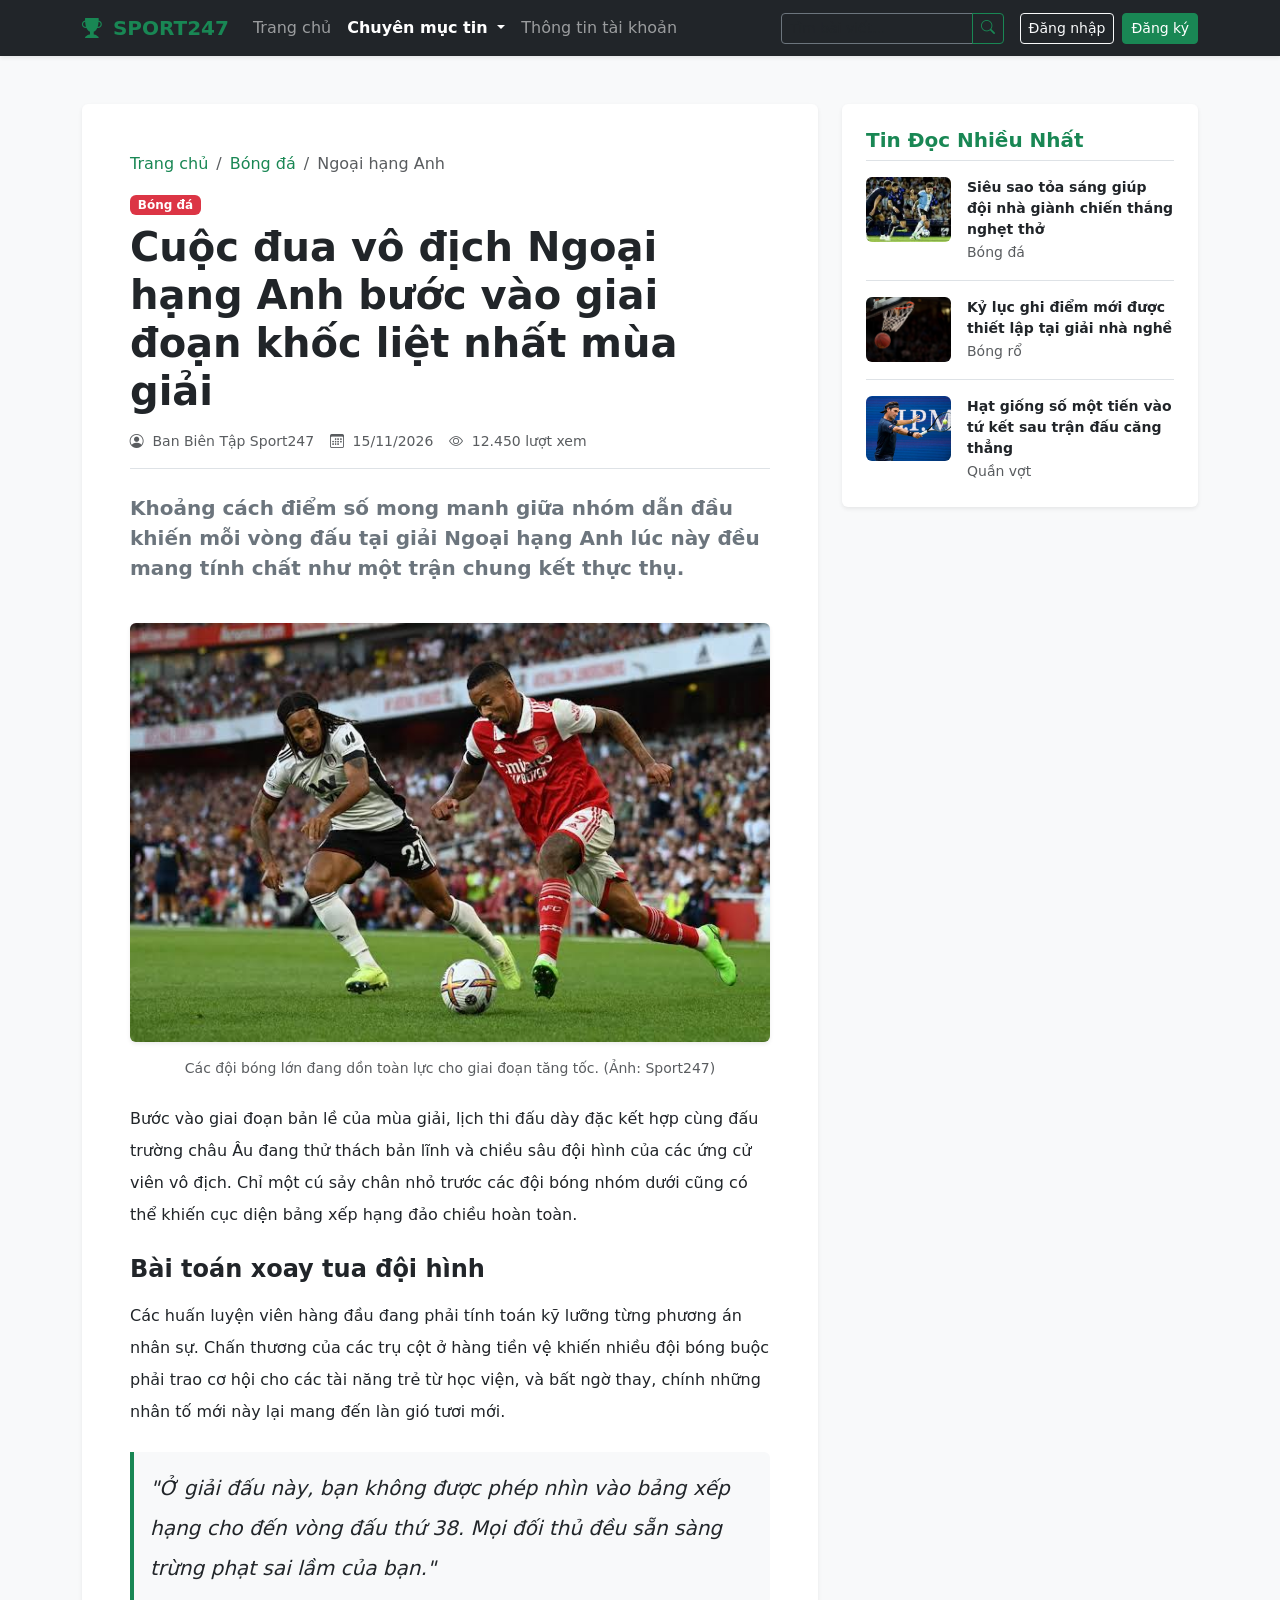
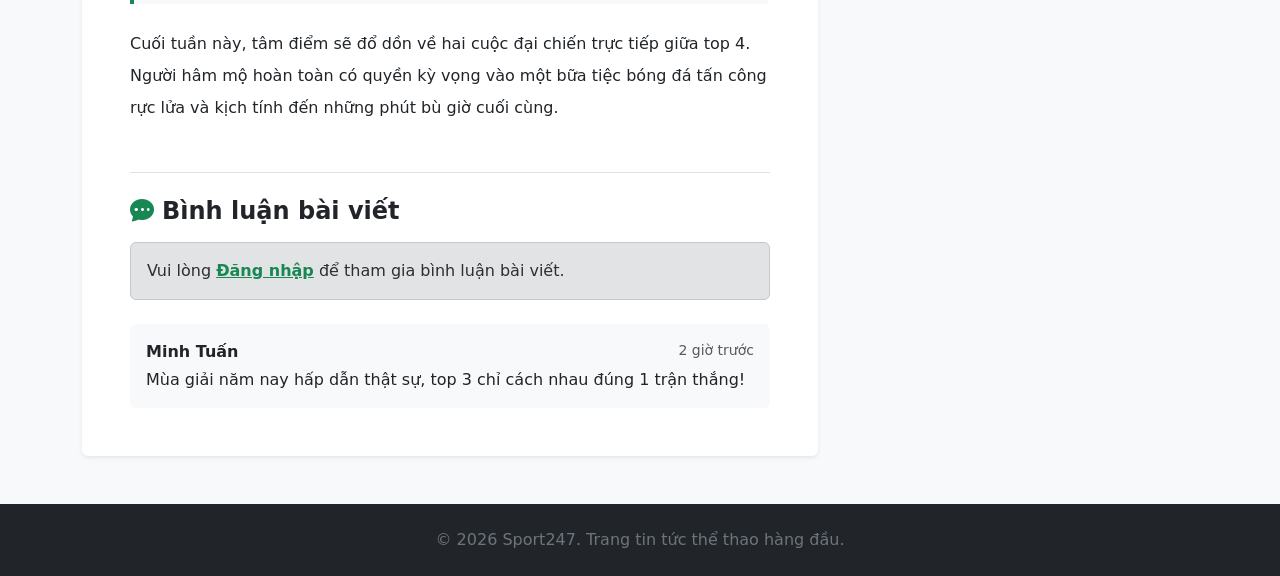
<file: webpages/tintuc.html>
<!doctype html>
<html lang="vi">

<head>
    <meta charset="UTF-8" />
    <meta name="viewport" content="width=device-width, initial-scale=1.0" />
    <title>Chi Tiết Tin Tức - Sport247</title>

    <link href="https://cdn.jsdelivr.net/npm/bootstrap@5.3.2/dist/css/bootstrap.min.css" rel="stylesheet" />
    <link rel="stylesheet" href="https://cdn.jsdelivr.net/npm/bootstrap-icons@1.11.3/font/bootstrap-icons.min.css" />
    <link rel="stylesheet" href="../css/style.css" />
</head>

<body class="bg-light d-flex flex-column min-vh-100">

    <nav class="navbar navbar-expand-lg bg-dark navbar-dark sticky-top shadow-sm">
        <div class="container">
            <a class="navbar-brand fw-bold text-success" href="home.html">
                <i class="bi bi-trophy-fill me-1"></i> SPORT247
            </a>
            <button class="navbar-toggler" type="button" data-bs-toggle="collapse" data-bs-target="#navbarContent">
                <span class="navbar-toggler-icon"></span>
            </button>
            <div class="collapse navbar-collapse" id="navbarContent">
                <ul class="navbar-nav me-auto mb-2 mb-lg-0">
                    <li class="nav-item">
                        <a class="nav-link" href="home.html">Trang chủ</a>
                    </li>
                    <li class="nav-item dropdown">
                        <a class="nav-link dropdown-toggle active fw-semibold" href="#" role="button" data-bs-toggle="dropdown">
                            Chuyên mục tin
                        </a>
                        <ul class="dropdown-menu dropdown-menu-dark">
                            <li><a class="dropdown-item active" href="tintuc.html"><i class="bi bi-fire text-danger me-2"></i>Tâm điểm: Ngoại hạng Anh</a></li>
                            <li><hr class="dropdown-divider"></li>
                            <li><a class="dropdown-item" href="tintuc1.html">Tin Bóng đá</a></li>
                            <li><a class="dropdown-item" href="tintuc2.html">Tin Bóng rổ</a></li>
                            <li><a class="dropdown-item" href="tintuc3.html">Tin Quần vợt</a></li>
                        </ul>
                    </li>
                    <li class="nav-item">
                        <a class="nav-link" href="#" data-bs-toggle="modal" data-bs-target="#accountModal">Thông tin tài khoản</a>
                    </li>
                </ul>

                <form class="d-flex me-lg-3 my-2 my-lg-0" id="navbar-search-form">
                    <div class="input-group input-group-sm">
                        <input class="form-control bg-dark text-white border-secondary" type="search" id="navbar-search-input" placeholder="Tìm bài viết..." aria-label="Search">
                        <button class="btn btn-outline-success" type="submit"><i class="bi bi-search"></i></button>
                    </div>
                </form>

                <div class="d-flex align-items-center mt-2 mt-lg-0" id="auth-section">
                    <a href="../index.html" class="btn btn-outline-light btn-sm me-2" id="btn-login">Đăng nhập</a>
                    <a href="sign-up.html" class="btn btn-success btn-sm" id="btn-register">Đăng ký</a>
                </div>
            </div>
        </div>
    </nav>

    <div class="modal fade" id="accountModal" tabindex="-1" aria-hidden="true">
        <div class="modal-dialog modal-dialog-centered">
            <div class="modal-content">
                <div class="modal-header bg-dark text-white">
                    <h5 class="modal-title"><i class="bi bi-person-badge text-success me-2"></i>Thông tin tài khoản</h5>
                    <button type="button" class="btn-close btn-close-white" data-bs-dismiss="modal"></button>
                </div>
                <div class="modal-body" id="account-modal-body"></div>
            </div>
        </div>
    </div>

    <div class="container my-5">
        <div class="row g-4">
            <div class="col-lg-8">
                <article class="bg-white p-4 p-md-5 rounded shadow-sm">
                    <nav aria-label="breadcrumb">
                        <ol class="breadcrumb">
                            <li class="breadcrumb-item"><a href="home.html" class="text-success text-decoration-none">Trang chủ</a></li>
                            <li class="breadcrumb-item"><a href="tintuc1.html" class="text-success text-decoration-none">Bóng đá</a></li>
                            <li class="breadcrumb-item active" aria-current="page">Ngoại hạng Anh</li>
                        </ol>
                    </nav>

                    <span class="badge bg-danger mb-2">Bóng đá</span>
                    <h1 class="fw-bold mb-3">Cuộc đua vô địch Ngoại hạng Anh bước vào giai đoạn khốc liệt nhất mùa giải</h1>

                    <div class="d-flex align-items-center text-muted small mb-4 pb-3 border-bottom">
                        <span class="me-3"><i class="bi bi-person-circle me-1"></i> Ban Biên Tập Sport247</span>
                        <span class="me-3"><i class="bi bi-calendar3 me-1"></i> 15/11/2026</span>
                        <span><i class="bi bi-eye me-1"></i> 12.450 lượt xem</span>
                    </div>

                    <p class="lead fw-semibold text-secondary">
                        Khoảng cách điểm số mong manh giữa nhóm dẫn đầu khiến mỗi vòng đấu tại giải Ngoại hạng Anh lúc này đều mang tính chất như một trận chung kết thực thụ.
                    </p>

                    <figure class="figure my-4 w-100 text-center">
                        <img src="../img/img4.jfif" class="figure-img img-fluid rounded shadow-sm w-100"
                            alt="Ngoại hạng Anh" style="max-height: 450px; object-fit: cover;">
                        <figcaption class="figure-caption text-center mt-2">Các đội bóng lớn đang dồn toàn lực cho giai đoạn tăng tốc. (Ảnh: Sport247)</figcaption>
                    </figure>

                    <div class="article-content fs-6 lh-lg">
                        <p>Bước vào giai đoạn bản lề của mùa giải, lịch thi đấu dày đặc kết hợp cùng đấu trường châu Âu đang thử thách bản lĩnh và chiều sâu đội hình của các ứng cử viên vô địch. Chỉ một cú sảy chân nhỏ trước các đội bóng nhóm dưới cũng có thể khiến cục diện bảng xếp hạng đảo chiều hoàn toàn.</p>

                        <h4 class="fw-bold mt-4 mb-3">Bài toán xoay tua đội hình</h4>
                        <p>Các huấn luyện viên hàng đầu đang phải tính toán kỹ lưỡng từng phương án nhân sự. Chấn thương của các trụ cột ở hàng tiền vệ khiến nhiều đội bóng buộc phải trao cơ hội cho các tài năng trẻ từ học viện, và bất ngờ thay, chính những nhân tố mới này lại mang đến làn gió tươi mới.</p>

                        <blockquote class="blockquote bg-light border-start border-4 border-success p-3 my-4 rounded-end">
                            <p class="mb-0 fst-italic">"Ở giải đấu này, bạn không được phép nhìn vào bảng xếp hạng cho đến vòng đấu thứ 38. Mọi đối thủ đều sẵn sàng trừng phạt sai lầm của bạn."</p>
                        </blockquote>

                        <p>Cuối tuần này, tâm điểm sẽ đổ dồn về hai cuộc đại chiến trực tiếp giữa top 4. Người hâm mộ hoàn toàn có quyền kỳ vọng vào một bữa tiệc bóng đá tấn công rực lửa và kịch tính đến những phút bù giờ cuối cùng.</p>
                    </div>

                    <div class="mt-5 pt-4 border-top">
                        <h4 class="fw-bold mb-3"><i class="bi bi-chat-dots-fill text-success me-2"></i>Bình luận bài viết</h4>

                        <div id="comment-form-area" class="mb-4"></div>

                        <div id="comment-list" class="vstack gap-3">
                            <div class="p-3 bg-light rounded">
                                <div class="d-flex justify-content-between">
                                    <strong>Minh Tuấn</strong>
                                    <small class="text-muted">2 giờ trước</small>
                                </div>
                                <p class="mb-0 mt-1">Mùa giải năm nay hấp dẫn thật sự, top 3 chỉ cách nhau đúng 1 trận thắng!</p>
                            </div>
                        </div>
                    </div>
                </article>
            </div>

            <div class="col-lg-4">
                <div class="bg-white p-4 rounded shadow-sm mb-4">
                    <h5 class="fw-bold border-bottom pb-2 mb-3 text-success">Tin Đọc Nhiều Nhất</h5>

                    <div class="d-flex mb-3 pb-3 border-bottom">
                        <img src="../img/img3.jfif" alt="Tin 1" class="rounded me-3"
                            style="width: 85px; height: 65px; object-fit: cover;">
                        <div>
                            <a href="tintuc1.html" class="text-dark text-decoration-none fw-semibold d-block small">Siêu sao tỏa sáng giúp đội nhà giành chiến thắng nghẹt thở</a>
                            <small class="text-muted">Bóng đá</small>
                        </div>
                    </div>

                    <div class="d-flex mb-3 pb-3 border-bottom">
                        <img src="../img/img2.avif" alt="Tin 2" class="rounded me-3"
                            style="width: 85px; height: 65px; object-fit: cover;">
                        <div>
                            <a href="tintuc2.html" class="text-dark text-decoration-none fw-semibold d-block small">Kỷ lục ghi điểm mới được thiết lập tại giải nhà nghề</a>
                            <small class="text-muted">Bóng rổ</small>
                        </div>
                    </div>

                    <div class="d-flex">
                        <img src="../img/img1.jfif" alt="Tin 3" class="rounded me-3"
                            style="width: 85px; height: 65px; object-fit: cover;">
                        <div>
                            <a href="tintuc3.html" class="text-dark text-decoration-none fw-semibold d-block small">Hạt giống số một tiến vào tứ kết sau trận đấu căng thẳng</a>
                            <small class="text-muted">Quần vợt</small>
                        </div>
                    </div>
                </div>
            </div>
        </div>
    </div>

    <footer class="bg-dark text-white text-center py-4 mt-auto">
        <div class="container">
            <p class="mb-0 text-secondary">&copy; 2026 Sport247. Trang tin tức thể thao hàng đầu.</p>
        </div>
    </footer>

    <script>
        window.addEventListener("DOMContentLoaded", function () {
            let currentUser = JSON.parse(localStorage.getItem("current_user"));
            let authSection = document.getElementById("auth-section");
            let commentFormArea = document.getElementById("comment-form-area");
            let accountModalBody = document.getElementById("account-modal-body");

            if (currentUser) {
                authSection.innerHTML = `
                    <span class="text-white me-3 small">Xin chào, <b class="text-success">${currentUser.name}</b></span>
                    <button class="btn btn-outline-danger btn-sm" id="btn-logout">Đăng xuất</button>
                `;

                document.getElementById("btn-logout").addEventListener("click", function () {
                    localStorage.removeItem("current_user");
                    location.reload();
                });

                accountModalBody.innerHTML = `
                    <div class="text-center mb-3">
                        <i class="bi bi-person-circle display-3 text-success"></i>
                        <h5 class="mt-2 fw-bold">${currentUser.name}</h5>
                        <span class="badge bg-success">Thành viên Sport247</span>
                    </div>
                    <ul class="list-group list-group-flush">
                        <li class="list-group-item"><strong>Email:</strong> ${currentUser.email || "Chưa cập nhật"}</li>
                        <li class="list-group-item"><strong>Trạng thái:</strong> <span class="text-success">Đang hoạt động</span></li>
                    </ul>
                `;

                commentFormArea.innerHTML = `
                    <form id="form-comment">
                        <div class="mb-2">
                            <textarea class="form-control" id="comment-input" rows="3" placeholder="Chia sẻ cảm nghĩ của bạn với tư cách ${currentUser.name}..." required></textarea>
                        </div>
                        <button type="submit" class="btn btn-success btn-sm">Gửi bình luận</button>
                    </form>
                `;

                document.getElementById("form-comment").addEventListener("submit", function (e) {
                    e.preventDefault();
                    let text = document.getElementById("comment-input").value.trim();
                    if (text) {
                        let list = document.getElementById("comment-list");
                        let newItem = document.createElement("div");
                        newItem.className = "p-3 bg-light rounded border border-success";
                        newItem.innerHTML = `
                            <div class="d-flex justify-content-between">
                                <strong class="text-success">${currentUser.name}</strong>
                                <small class="text-muted">Vừa xong</small>
                            </div>
                            <p class="mb-0 mt-1">${text}</p>
                        `;
                        list.prepend(newItem);
                        document.getElementById("comment-input").value = "";
                    }
                });
            } else {
                accountModalBody.innerHTML = `
                    <div class="text-center py-3">
                        <p class="mb-3">Bạn chưa đăng nhập vào hệ thống.</p>
                        <a href="../index.html" class="btn btn-success me-2">Đăng nhập ngay</a>
                        <a href="sign-up.html" class="btn btn-outline-secondary">Tạo tài khoản</a>
                    </div>
                `;

                commentFormArea.innerHTML = `
                    <div class="alert alert-secondary mb-0">
                        Vui lòng <a href="../index.html" class="alert-link text-success">Đăng nhập</a> để tham gia bình luận bài viết.
                    </div>
                `;
            }

            document.getElementById("navbar-search-form").addEventListener("submit", function (e) {
                e.preventDefault();
                let keyword = document.getElementById("navbar-search-input").value.toLowerCase().trim();
                if (!keyword) return;

                if (keyword.includes("ngoại hạng") || keyword.includes("vô địch")) {
                    window.location.href = "tintuc.html";
                } else if (keyword.includes("bóng đá") || keyword.includes("siêu sao")) {
                    window.location.href = "tintuc1.html";
                } else if (keyword.includes("bóng rổ") || keyword.includes("kỷ lục")) {
                    window.location.href = "tintuc2.html";
                } else if (keyword.includes("quần vợt") || keyword.includes("tennis") || keyword.includes("tứ kết")) {
                    window.location.href = "tintuc3.html";
                } else {
                    alert("Không tìm thấy bài viết phù hợp! Hãy thử từ khóa: bóng đá, bóng rổ, quần vợt, ngoại hạng...");
                }
            });
        });
    </script>
    <script src="https://cdn.jsdelivr.net/npm/bootstrap@5.3.2/dist/js/bootstrap.bundle.min.js"></script>
</body>

</html>
</file>
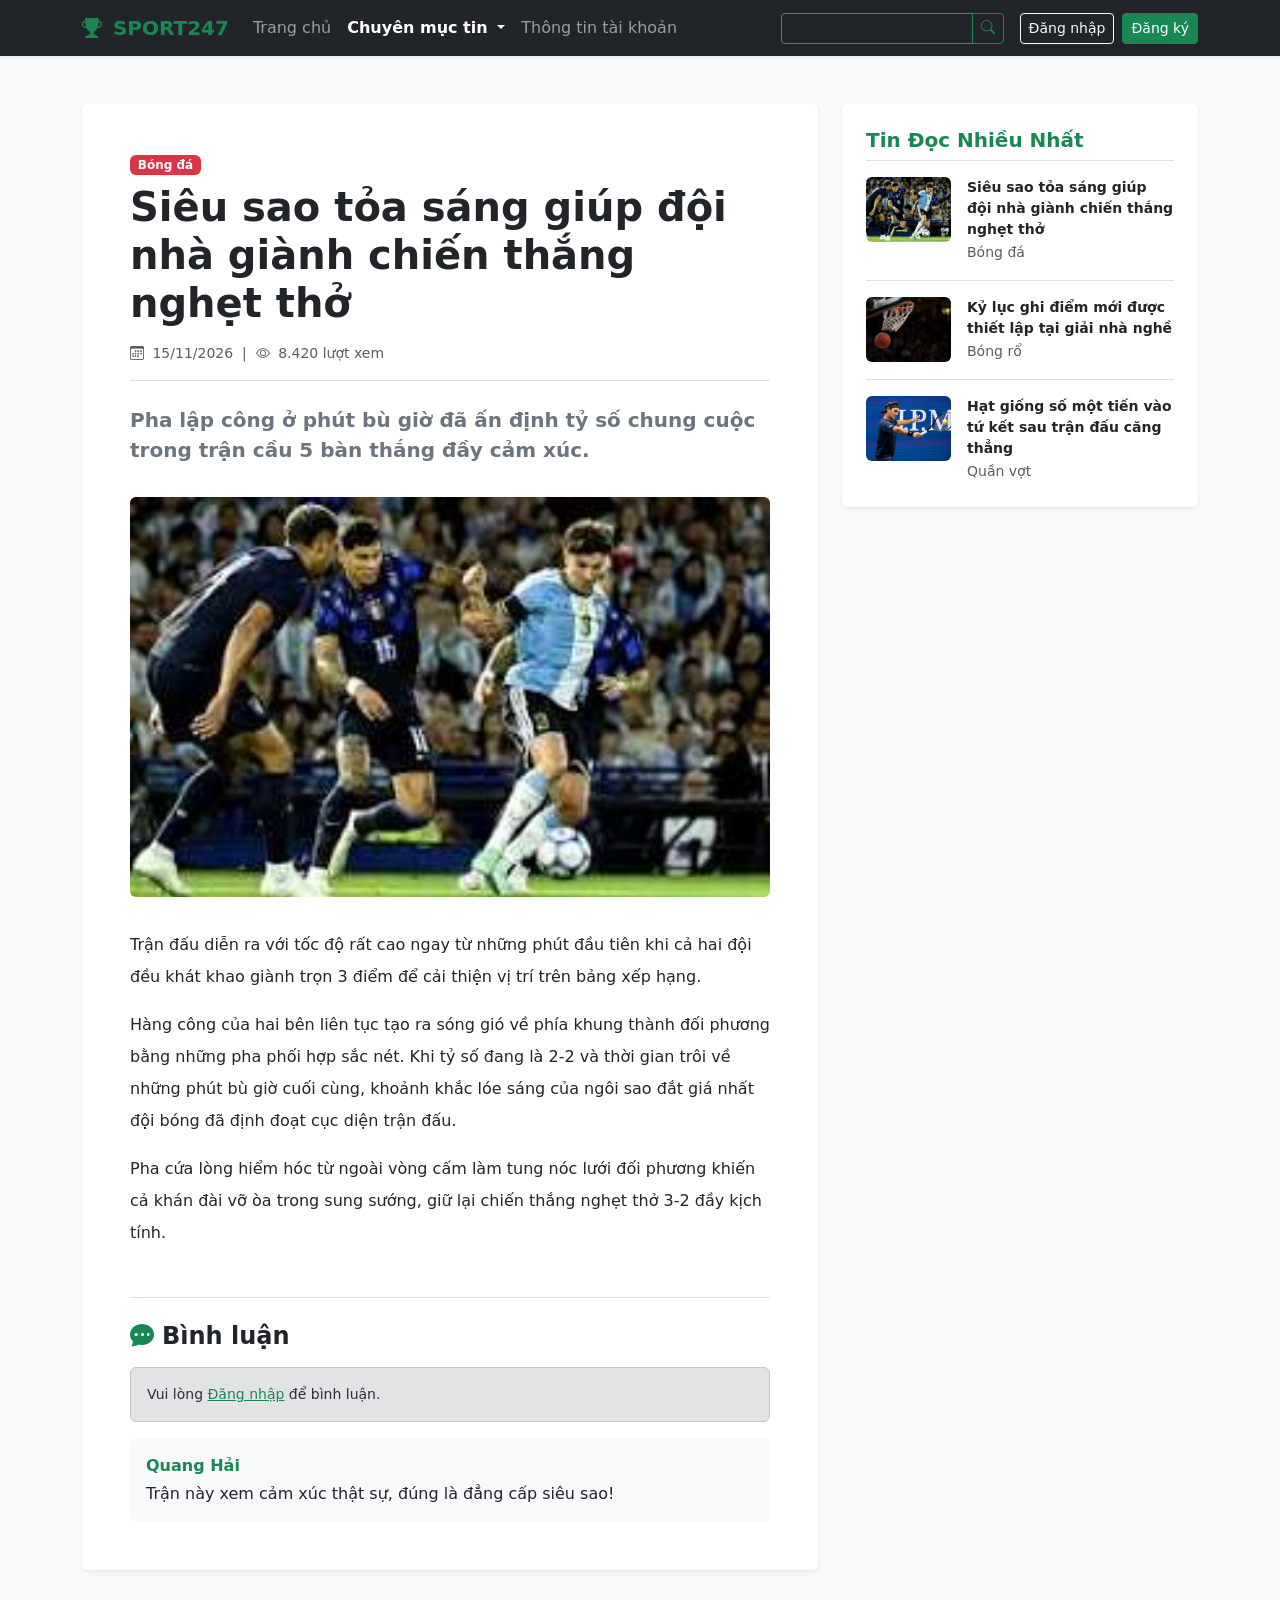
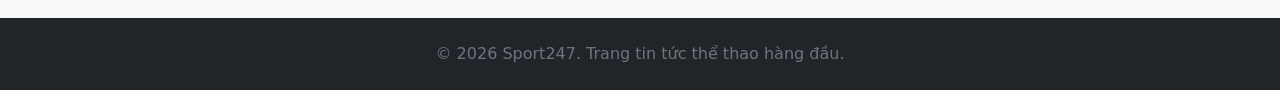
<file: webpages/tintuc1.html>
<!doctype html>
<html lang="vi">

<head>
    <meta charset="UTF-8" />
    <meta name="viewport" content="width=device-width, initial-scale=1.0" />
    <title>Siêu sao tỏa sáng giúp đội nhà giành chiến thắng nghẹt thở - Sport247</title>
    <link href="https://cdn.jsdelivr.net/npm/bootstrap@5.3.2/dist/css/bootstrap.min.css" rel="stylesheet" />
    <link rel="stylesheet" href="https://cdn.jsdelivr.net/npm/bootstrap-icons@1.11.3/font/bootstrap-icons.min.css" />
    <link rel="stylesheet" href="../css/style.css" />
</head>

<body class="bg-light d-flex flex-column min-vh-100">

    <nav class="navbar navbar-expand-lg bg-dark navbar-dark sticky-top shadow-sm">
        <div class="container">
            <a class="navbar-brand fw-bold text-success" href="home.html">
                <i class="bi bi-trophy-fill me-1"></i> SPORT247
            </a>
            <button class="navbar-toggler" type="button" data-bs-toggle="collapse" data-bs-target="#navbarContent">
                <span class="navbar-toggler-icon"></span>
            </button>
            <div class="collapse navbar-collapse" id="navbarContent">
                <ul class="navbar-nav me-auto mb-2 mb-lg-0">
                    <li class="nav-item">
                        <a class="nav-link" href="home.html">Trang chủ</a>
                    </li>
                    <li class="nav-item dropdown">
                        <a class="nav-link dropdown-toggle active fw-semibold" href="#" role="button" data-bs-toggle="dropdown">
                            Chuyên mục tin
                        </a>
                        <ul class="dropdown-menu dropdown-menu-dark">
                            <li><a class="dropdown-item" href="tintuc.html"><i class="bi bi-fire text-danger me-2"></i>Tâm điểm: Ngoại hạng Anh</a></li>
                            <li><hr class="dropdown-divider"></li>
                            <li><a class="dropdown-item active" href="tintuc1.html">Tin Bóng đá</a></li>
                            <li><a class="dropdown-item" href="tintuc2.html">Tin Bóng rổ</a></li>
                            <li><a class="dropdown-item" href="tintuc3.html">Tin Quần vợt</a></li>
                        </ul>
                    </li>
                    <li class="nav-item">
                        <a class="nav-link" href="#" data-bs-toggle="modal" data-bs-target="#accountModal">Thông tin tài khoản</a>
                    </li>
                </ul>

                <form class="d-flex me-lg-3 my-2 my-lg-0" id="navbar-search-form">
                    <div class="input-group input-group-sm">
                        <input class="form-control bg-dark text-white border-secondary" type="search" id="navbar-search-input" placeholder="Tìm bài viết..." aria-label="Search">
                        <button class="btn btn-outline-success" type="submit"><i class="bi bi-search"></i></button>
                    </div>
                </form>

                <div class="d-flex align-items-center mt-2 mt-lg-0" id="auth-section">
                    <a href="../index.html" class="btn btn-outline-light btn-sm me-2">Đăng nhập</a>
                    <a href="sign-up.html" class="btn btn-success btn-sm">Đăng ký</a>
                </div>
            </div>
        </div>
    </nav>

    <div class="modal fade" id="accountModal" tabindex="-1" aria-hidden="true">
        <div class="modal-dialog modal-dialog-centered">
            <div class="modal-content">
                <div class="modal-header bg-dark text-white">
                    <h5 class="modal-title"><i class="bi bi-person-badge text-success me-2"></i>Thông tin tài khoản</h5>
                    <button type="button" class="btn-close btn-close-white" data-bs-dismiss="modal"></button>
                </div>
                <div class="modal-body" id="account-modal-body"></div>
            </div>
        </div>
    </div>

    <div class="container my-5">
        <div class="row g-4">
            <div class="col-lg-8">
                <article class="bg-white p-4 p-md-5 rounded shadow-sm">
                    <span class="badge bg-danger mb-2">Bóng đá</span>
                    <h1 class="fw-bold mb-3">Siêu sao tỏa sáng giúp đội nhà giành chiến thắng nghẹt thở</h1>

                    <div class="text-muted small mb-4 pb-3 border-bottom">
                        <span><i class="bi bi-calendar3 me-1"></i> 15/11/2026</span> &nbsp;|&nbsp;
                        <span><i class="bi bi-eye me-1"></i> 8.420 lượt xem</span>
                    </div>

                    <p class="lead fw-semibold text-secondary">
                        Pha lập công ở phút bù giờ đã ấn định tỷ số chung cuộc trong trận cầu 5 bàn thắng đầy cảm xúc.
                    </p>

                    <img src="../img/img3.jfif" class="img-fluid rounded my-3 w-100" alt="Bóng đá"
                        style="max-height: 400px; object-fit: cover;">

                    <div class="fs-6 lh-lg mt-3">
                        <p>Trận đấu diễn ra với tốc độ rất cao ngay từ những phút đầu tiên khi cả hai đội đều khát khao giành trọn 3 điểm để cải thiện vị trí trên bảng xếp hạng.</p>
                        <p>Hàng công của hai bên liên tục tạo ra sóng gió về phía khung thành đối phương bằng những pha phối hợp sắc nét. Khi tỷ số đang là 2-2 và thời gian trôi về những phút bù giờ cuối cùng, khoảnh khắc lóe sáng của ngôi sao đắt giá nhất đội bóng đã định đoạt cục diện trận đấu.</p>
                        <p>Pha cứa lòng hiểm hóc từ ngoài vòng cấm làm tung nóc lưới đối phương khiến cả khán đài vỡ òa trong sung sướng, giữ lại chiến thắng nghẹt thở 3-2 đầy kịch tính.</p>
                    </div>

                    <div class="mt-5 pt-4 border-top">
                        <h4 class="fw-bold mb-3"><i class="bi bi-chat-dots-fill text-success me-2"></i>Bình luận</h4>
                        <div id="comment-form-area" class="mb-3"></div>
                        <div id="comment-list" class="vstack gap-2">
                            <div class="p-3 bg-light rounded">
                                <strong class="text-success">Quang Hải</strong>
                                <p class="mb-0 mt-1">Trận này xem cảm xúc thật sự, đúng là đẳng cấp siêu sao!</p>
                            </div>
                        </div>
                    </div>
                </article>
            </div>

            <div class="col-lg-4">
                <div class="bg-white p-4 rounded shadow-sm">
                    <h4 class="text-success fw-bold border-bottom pb-2 mb-3 fs-5">Tin Đọc Nhiều Nhất</h4>

                    <div class="d-flex mb-3 pb-3 border-bottom">
                        <img src="../img/img3.jfif" alt="Thumbnail" class="rounded me-3"
                            style="width: 85px; height: 65px; object-fit: cover;">
                        <div>
                            <a href="tintuc1.html"
                                class="text-dark text-decoration-none fw-semibold d-block small">Siêu sao tỏa sáng giúp đội nhà giành chiến thắng nghẹt thở</a>
                            <small class="text-muted">Bóng đá</small>
                        </div>
                    </div>

                    <div class="d-flex mb-3 pb-3 border-bottom">
                        <img src="../img/img2.avif" alt="Thumbnail" class="rounded me-3"
                            style="width: 85px; height: 65px; object-fit: cover;">
                        <div>
                            <a href="tintuc2.html"
                                class="text-dark text-decoration-none fw-semibold d-block small">Kỷ lục ghi điểm mới được thiết lập tại giải nhà nghề</a>
                            <small class="text-muted">Bóng rổ</small>
                        </div>
                    </div>

                    <div class="d-flex">
                        <img src="../img/img1.jfif" alt="Thumbnail" class="rounded me-3"
                            style="width: 85px; height: 65px; object-fit: cover;">
                        <div>
                            <a href="tintuc3.html"
                                class="text-dark text-decoration-none fw-semibold d-block small">Hạt giống số một tiến vào tứ kết sau trận đấu căng thẳng</a>
                            <small class="text-muted">Quần vợt</small>
                        </div>
                    </div>
                </div>
            </div>
        </div>
    </div>

    <footer class="bg-dark text-white text-center py-4 mt-auto">
        <div class="container">
            <p class="mb-0 text-secondary">&copy; 2026 Sport247. Trang tin tức thể thao hàng đầu.</p>
        </div>
    </footer>

    <script>
        window.addEventListener("DOMContentLoaded", function () {
            let currentUser = JSON.parse(localStorage.getItem("current_user"));
            let authSection = document.getElementById("auth-section");
            let commentFormArea = document.getElementById("comment-form-area");
            let accountModalBody = document.getElementById("account-modal-body");

            if (currentUser) {
                authSection.innerHTML = `<span class="text-white me-3 small">Xin chào, <b class="text-success">${currentUser.name}</b></span><button class="btn btn-outline-danger btn-sm" id="btn-logout">Đăng xuất</button>`;
                document.getElementById("btn-logout").addEventListener("click", () => { localStorage.removeItem("current_user"); location.reload(); });

                accountModalBody.innerHTML = `
                    <div class="text-center mb-3">
                        <i class="bi bi-person-circle display-3 text-success"></i>
                        <h5 class="mt-2 fw-bold">${currentUser.name}</h5>
                        <span class="badge bg-success">Thành viên Sport247</span>
                    </div>
                    <ul class="list-group list-group-flush">
                        <li class="list-group-item"><strong>Email:</strong> ${currentUser.email || "Chưa cập nhật"}</li>
                        <li class="list-group-item"><strong>Trạng thái:</strong> <span class="text-success">Đang hoạt động</span></li>
                    </ul>
                `;

                commentFormArea.innerHTML = `
                    <form id="form-comment">
                        <div class="mb-2"><textarea class="form-control" id="comment-input" rows="2" placeholder="Nhập bình luận..." required></textarea></div>
                        <button type="submit" class="btn btn-success btn-sm">Gửi</button>
                    </form>
                `;
                document.getElementById("form-comment").addEventListener("submit", function (e) {
                    e.preventDefault();
                    let val = document.getElementById("comment-input").value.trim();
                    if (val) {
                        let list = document.getElementById("comment-list");
                        let item = document.createElement("div");
                        item.className = "p-3 bg-light rounded border border-success";
                        item.innerHTML = `<strong class="text-success">${currentUser.name}</strong><p class="mb-0 mt-1">${val}</p>`;
                        list.prepend(item);
                        document.getElementById("comment-input").value = "";
                    }
                });
            } else {
                accountModalBody.innerHTML = `
                    <div class="text-center py-3">
                        <p class="mb-3">Bạn chưa đăng nhập vào hệ thống.</p>
                        <a href="../index.html" class="btn btn-success me-2">Đăng nhập ngay</a>
                        <a href="sign-up.html" class="btn btn-outline-secondary">Tạo tài khoản</a>
                    </div>
                `;
                commentFormArea.innerHTML = `<div class="alert alert-secondary small mb-0">Vui lòng <a href="../index.html" class="text-success">Đăng nhập</a> để bình luận.</div>`;
            }

            document.getElementById("navbar-search-form").addEventListener("submit", function (e) {
                e.preventDefault();
                let keyword = document.getElementById("navbar-search-input").value.toLowerCase().trim();
                if (!keyword) return;

                if (keyword.includes("ngoại hạng") || keyword.includes("vô địch")) {
                    window.location.href = "tintuc.html";
                } else if (keyword.includes("bóng đá") || keyword.includes("siêu sao")) {
                    window.location.href = "tintuc1.html";
                } else if (keyword.includes("bóng rổ") || keyword.includes("kỷ lục")) {
                    window.location.href = "tintuc2.html";
                } else if (keyword.includes("quần vợt") || keyword.includes("tennis") || keyword.includes("tứ kết")) {
                    window.location.href = "tintuc3.html";
                } else {
                    alert("Không tìm thấy bài viết phù hợp! Hãy thử từ khóa: bóng đá, bóng rổ, quần vợt, ngoại hạng...");
                }
            });
        });
    </script>
    <script src="https://cdn.jsdelivr.net/npm/bootstrap@5.3.2/dist/js/bootstrap.bundle.min.js"></script>
</body>

</html>
</file>
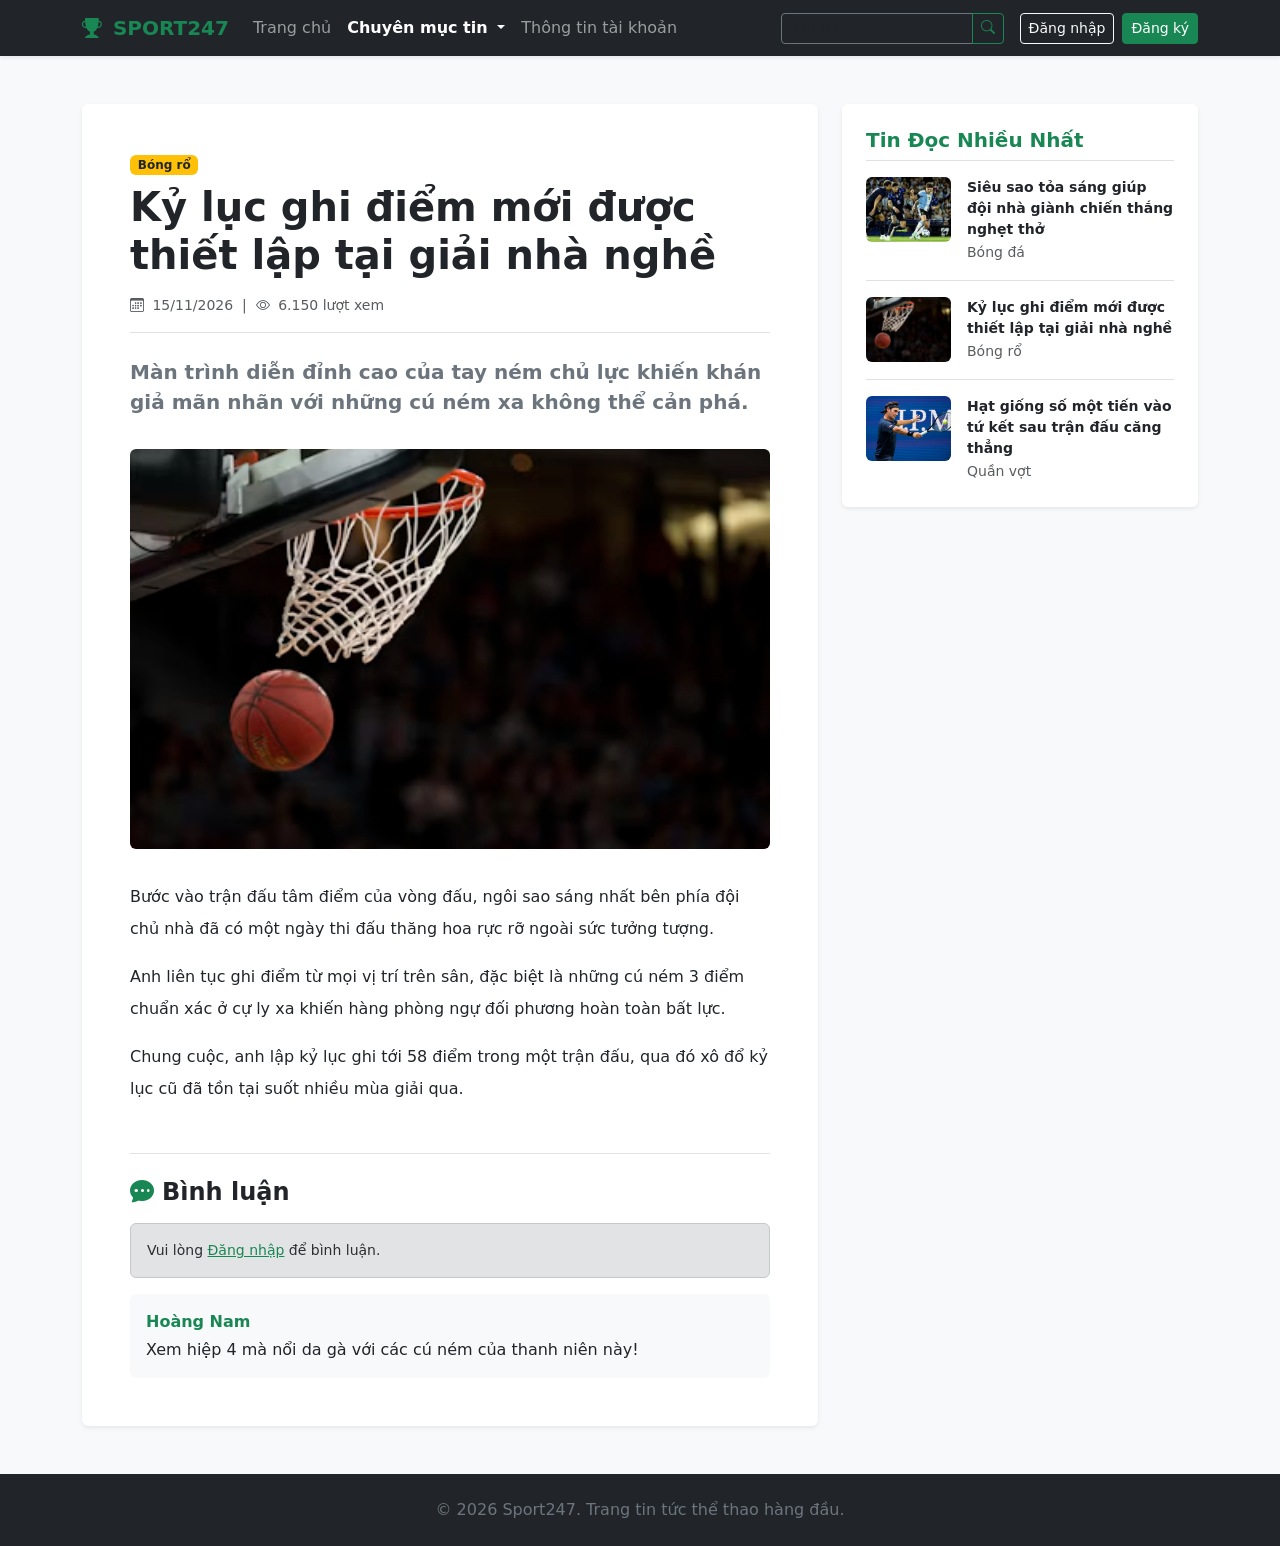
<file: webpages/tintuc2.html>
<!doctype html>
<html lang="vi">

<head>
    <meta charset="UTF-8" />
    <meta name="viewport" content="width=device-width, initial-scale=1.0" />
    <title>Kỷ lục ghi điểm mới được thiết lập tại giải nhà nghề - Sport247</title>
    <link href="https://cdn.jsdelivr.net/npm/bootstrap@5.3.2/dist/css/bootstrap.min.css" rel="stylesheet" />
    <link rel="stylesheet" href="https://cdn.jsdelivr.net/npm/bootstrap-icons@1.11.3/font/bootstrap-icons.min.css" />
    <link rel="stylesheet" href="../css/style.css" />
</head>

<body class="bg-light d-flex flex-column min-vh-100">

    <nav class="navbar navbar-expand-lg bg-dark navbar-dark sticky-top shadow-sm">
        <div class="container">
            <a class="navbar-brand fw-bold text-success" href="home.html">
                <i class="bi bi-trophy-fill me-1"></i> SPORT247
            </a>
            <button class="navbar-toggler" type="button" data-bs-toggle="collapse" data-bs-target="#navbarContent">
                <span class="navbar-toggler-icon"></span>
            </button>
            <div class="collapse navbar-collapse" id="navbarContent">
                <ul class="navbar-nav me-auto mb-2 mb-lg-0">
                    <li class="nav-item">
                        <a class="nav-link" href="home.html">Trang chủ</a>
                    </li>
                    <li class="nav-item dropdown">
                        <a class="nav-link dropdown-toggle active fw-semibold" href="#" role="button" data-bs-toggle="dropdown">
                            Chuyên mục tin
                        </a>
                        <ul class="dropdown-menu dropdown-menu-dark">
                            <li><a class="dropdown-item" href="tintuc.html"><i class="bi bi-fire text-danger me-2"></i>Tâm điểm: Ngoại hạng Anh</a></li>
                            <li><hr class="dropdown-divider"></li>
                            <li><a class="dropdown-item" href="tintuc1.html">Tin Bóng đá</a></li>
                            <li><a class="dropdown-item active" href="tintuc2.html">Tin Bóng rổ</a></li>
                            <li><a class="dropdown-item" href="tintuc3.html">Tin Quần vợt</a></li>
                        </ul>
                    </li>
                    <li class="nav-item">
                        <a class="nav-link" href="#" data-bs-toggle="modal" data-bs-target="#accountModal">Thông tin tài khoản</a>
                    </li>
                </ul>

                <form class="d-flex me-lg-3 my-2 my-lg-0" id="navbar-search-form">
                    <div class="input-group input-group-sm">
                        <input class="form-control bg-dark text-white border-secondary" type="search" id="navbar-search-input" placeholder="Tìm bài viết..." aria-label="Search">
                        <button class="btn btn-outline-success" type="submit"><i class="bi bi-search"></i></button>
                    </div>
                </form>

                <div class="d-flex align-items-center mt-2 mt-lg-0" id="auth-section">
                    <a href="../index.html" class="btn btn-outline-light btn-sm me-2">Đăng nhập</a>
                    <a href="sign-up.html" class="btn btn-success btn-sm">Đăng ký</a>
                </div>
            </div>
        </div>
    </nav>

    <div class="modal fade" id="accountModal" tabindex="-1" aria-hidden="true">
        <div class="modal-dialog modal-dialog-centered">
            <div class="modal-content">
                <div class="modal-header bg-dark text-white">
                    <h5 class="modal-title"><i class="bi bi-person-badge text-success me-2"></i>Thông tin tài khoản</h5>
                    <button type="button" class="btn-close btn-close-white" data-bs-dismiss="modal"></button>
                </div>
                <div class="modal-body" id="account-modal-body"></div>
            </div>
        </div>
    </div>

    <div class="container my-5">
        <div class="row g-4">
            <div class="col-lg-8">
                <article class="bg-white p-4 p-md-5 rounded shadow-sm">
                    <span class="badge bg-warning text-dark mb-2">Bóng rổ</span>
                    <h1 class="fw-bold mb-3">Kỷ lục ghi điểm mới được thiết lập tại giải nhà nghề</h1>

                    <div class="text-muted small mb-4 pb-3 border-bottom">
                        <span><i class="bi bi-calendar3 me-1"></i> 15/11/2026</span> &nbsp;|&nbsp;
                        <span><i class="bi bi-eye me-1"></i> 6.150 lượt xem</span>
                    </div>

                    <p class="lead fw-semibold text-secondary">
                        Màn trình diễn đỉnh cao của tay ném chủ lực khiến khán giả mãn nhãn với những cú ném xa không thể cản phá.
                    </p>

                    <img src="../img/img2.avif" class="img-fluid rounded my-3 w-100" alt="Bóng rổ"
                        style="max-height: 400px; object-fit: cover;">

                    <div class="fs-6 lh-lg mt-3">
                        <p>Bước vào trận đấu tâm điểm của vòng đấu, ngôi sao sáng nhất bên phía đội chủ nhà đã có một ngày thi đấu thăng hoa rực rỡ ngoài sức tưởng tượng.</p>
                        <p>Anh liên tục ghi điểm từ mọi vị trí trên sân, đặc biệt là những cú ném 3 điểm chuẩn xác ở cự ly xa khiến hàng phòng ngự đối phương hoàn toàn bất lực.</p>
                        <p>Chung cuộc, anh lập kỷ lục ghi tới 58 điểm trong một trận đấu, qua đó xô đổ kỷ lục cũ đã tồn tại suốt nhiều mùa giải qua.</p>
                    </div>

                    <div class="mt-5 pt-4 border-top">
                        <h4 class="fw-bold mb-3"><i class="bi bi-chat-dots-fill text-success me-2"></i>Bình luận</h4>
                        <div id="comment-form-area" class="mb-3"></div>
                        <div id="comment-list" class="vstack gap-2">
                            <div class="p-3 bg-light rounded">
                                <strong class="text-success">Hoàng Nam</strong>
                                <p class="mb-0 mt-1">Xem hiệp 4 mà nổi da gà với các cú ném của thanh niên này!</p>
                            </div>
                        </div>
                    </div>
                </article>
            </div>

            <div class="col-lg-4">
                <div class="bg-white p-4 rounded shadow-sm">
                    <h4 class="text-success fw-bold border-bottom pb-2 mb-3 fs-5">Tin Đọc Nhiều Nhất</h4>

                    <div class="d-flex mb-3 pb-3 border-bottom">
                        <img src="../img/img3.jfif" alt="Thumbnail" class="rounded me-3"
                            style="width: 85px; height: 65px; object-fit: cover;">
                        <div>
                            <a href="tintuc1.html"
                                class="text-dark text-decoration-none fw-semibold d-block small">Siêu sao tỏa sáng giúp đội nhà giành chiến thắng nghẹt thở</a>
                            <small class="text-muted">Bóng đá</small>
                        </div>
                    </div>

                    <div class="d-flex mb-3 pb-3 border-bottom">
                        <img src="../img/img2.avif" alt="Thumbnail" class="rounded me-3"
                            style="width: 85px; height: 65px; object-fit: cover;">
                        <div>
                            <a href="tintuc2.html"
                                class="text-dark text-decoration-none fw-semibold d-block small">Kỷ lục ghi điểm mới được thiết lập tại giải nhà nghề</a>
                            <small class="text-muted">Bóng rổ</small>
                        </div>
                    </div>

                    <div class="d-flex">
                        <img src="../img/img1.jfif" alt="Thumbnail" class="rounded me-3"
                            style="width: 85px; height: 65px; object-fit: cover;">
                        <div>
                            <a href="tintuc3.html"
                                class="text-dark text-decoration-none fw-semibold d-block small">Hạt giống số một tiến vào tứ kết sau trận đấu căng thẳng</a>
                            <small class="text-muted">Quần vợt</small>
                        </div>
                    </div>
                </div>
            </div>
        </div>
    </div>

    <footer class="bg-dark text-white text-center py-4 mt-auto">
        <div class="container">
            <p class="mb-0 text-secondary">&copy; 2026 Sport247. Trang tin tức thể thao hàng đầu.</p>
        </div>
    </footer>

    <script>
        window.addEventListener("DOMContentLoaded", function () {
            let currentUser = JSON.parse(localStorage.getItem("current_user"));
            let authSection = document.getElementById("auth-section");
            let commentFormArea = document.getElementById("comment-form-area");
            let accountModalBody = document.getElementById("account-modal-body");

            if (currentUser) {
                authSection.innerHTML = `<span class="text-white me-3 small">Xin chào, <b class="text-success">${currentUser.name}</b></span><button class="btn btn-outline-danger btn-sm" id="btn-logout">Đăng xuất</button>`;
                document.getElementById("btn-logout").addEventListener("click", () => { localStorage.removeItem("current_user"); location.reload(); });

                accountModalBody.innerHTML = `
                    <div class="text-center mb-3">
                        <i class="bi bi-person-circle display-3 text-success"></i>
                        <h5 class="mt-2 fw-bold">${currentUser.name}</h5>
                        <span class="badge bg-success">Thành viên Sport247</span>
                    </div>
                    <ul class="list-group list-group-flush">
                        <li class="list-group-item"><strong>Email:</strong> ${currentUser.email || "Chưa cập nhật"}</li>
                        <li class="list-group-item"><strong>Trạng thái:</strong> <span class="text-success">Đang hoạt động</span></li>
                    </ul>
                `;

                commentFormArea.innerHTML = `
                    <form id="form-comment">
                        <div class="mb-2"><textarea class="form-control" id="comment-input" rows="2" placeholder="Nhập bình luận..." required></textarea></div>
                        <button type="submit" class="btn btn-success btn-sm">Gửi</button>
                    </form>
                `;
                document.getElementById("form-comment").addEventListener("submit", function (e) {
                    e.preventDefault();
                    let val = document.getElementById("comment-input").value.trim();
                    if (val) {
                        let list = document.getElementById("comment-list");
                        let item = document.createElement("div");
                        item.className = "p-3 bg-light rounded border border-success";
                        item.innerHTML = `<strong class="text-success">${currentUser.name}</strong><p class="mb-0 mt-1">${val}</p>`;
                        list.prepend(item);
                        document.getElementById("comment-input").value = "";
                    }
                });
            } else {
                accountModalBody.innerHTML = `
                    <div class="text-center py-3">
                        <p class="mb-3">Bạn chưa đăng nhập vào hệ thống.</p>
                        <a href="../index.html" class="btn btn-success me-2">Đăng nhập ngay</a>
                        <a href="sign-up.html" class="btn btn-outline-secondary">Tạo tài khoản</a>
                    </div>
                `;
                commentFormArea.innerHTML = `<div class="alert alert-secondary small mb-0">Vui lòng <a href="../index.html" class="text-success">Đăng nhập</a> để bình luận.</div>`;
            }

            document.getElementById("navbar-search-form").addEventListener("submit", function (e) {
                e.preventDefault();
                let keyword = document.getElementById("navbar-search-input").value.toLowerCase().trim();
                if (!keyword) return;

                if (keyword.includes("ngoại hạng") || keyword.includes("vô địch")) {
                    window.location.href = "tintuc.html";
                } else if (keyword.includes("bóng đá") || keyword.includes("siêu sao")) {
                    window.location.href = "tintuc1.html";
                } else if (keyword.includes("bóng rổ") || keyword.includes("kỷ lục")) {
                    window.location.href = "tintuc2.html";
                } else if (keyword.includes("quần vợt") || keyword.includes("tennis") || keyword.includes("tứ kết")) {
                    window.location.href = "tintuc3.html";
                } else {
                    alert("Không tìm thấy bài viết phù hợp! Hãy thử từ khóa: bóng đá, bóng rổ, quần vợt, ngoại hạng...");
                }
            });
        });
    </script>
    <script src="https://cdn.jsdelivr.net/npm/bootstrap@5.3.2/dist/js/bootstrap.bundle.min.js"></script>
</body>

</html>
</file>
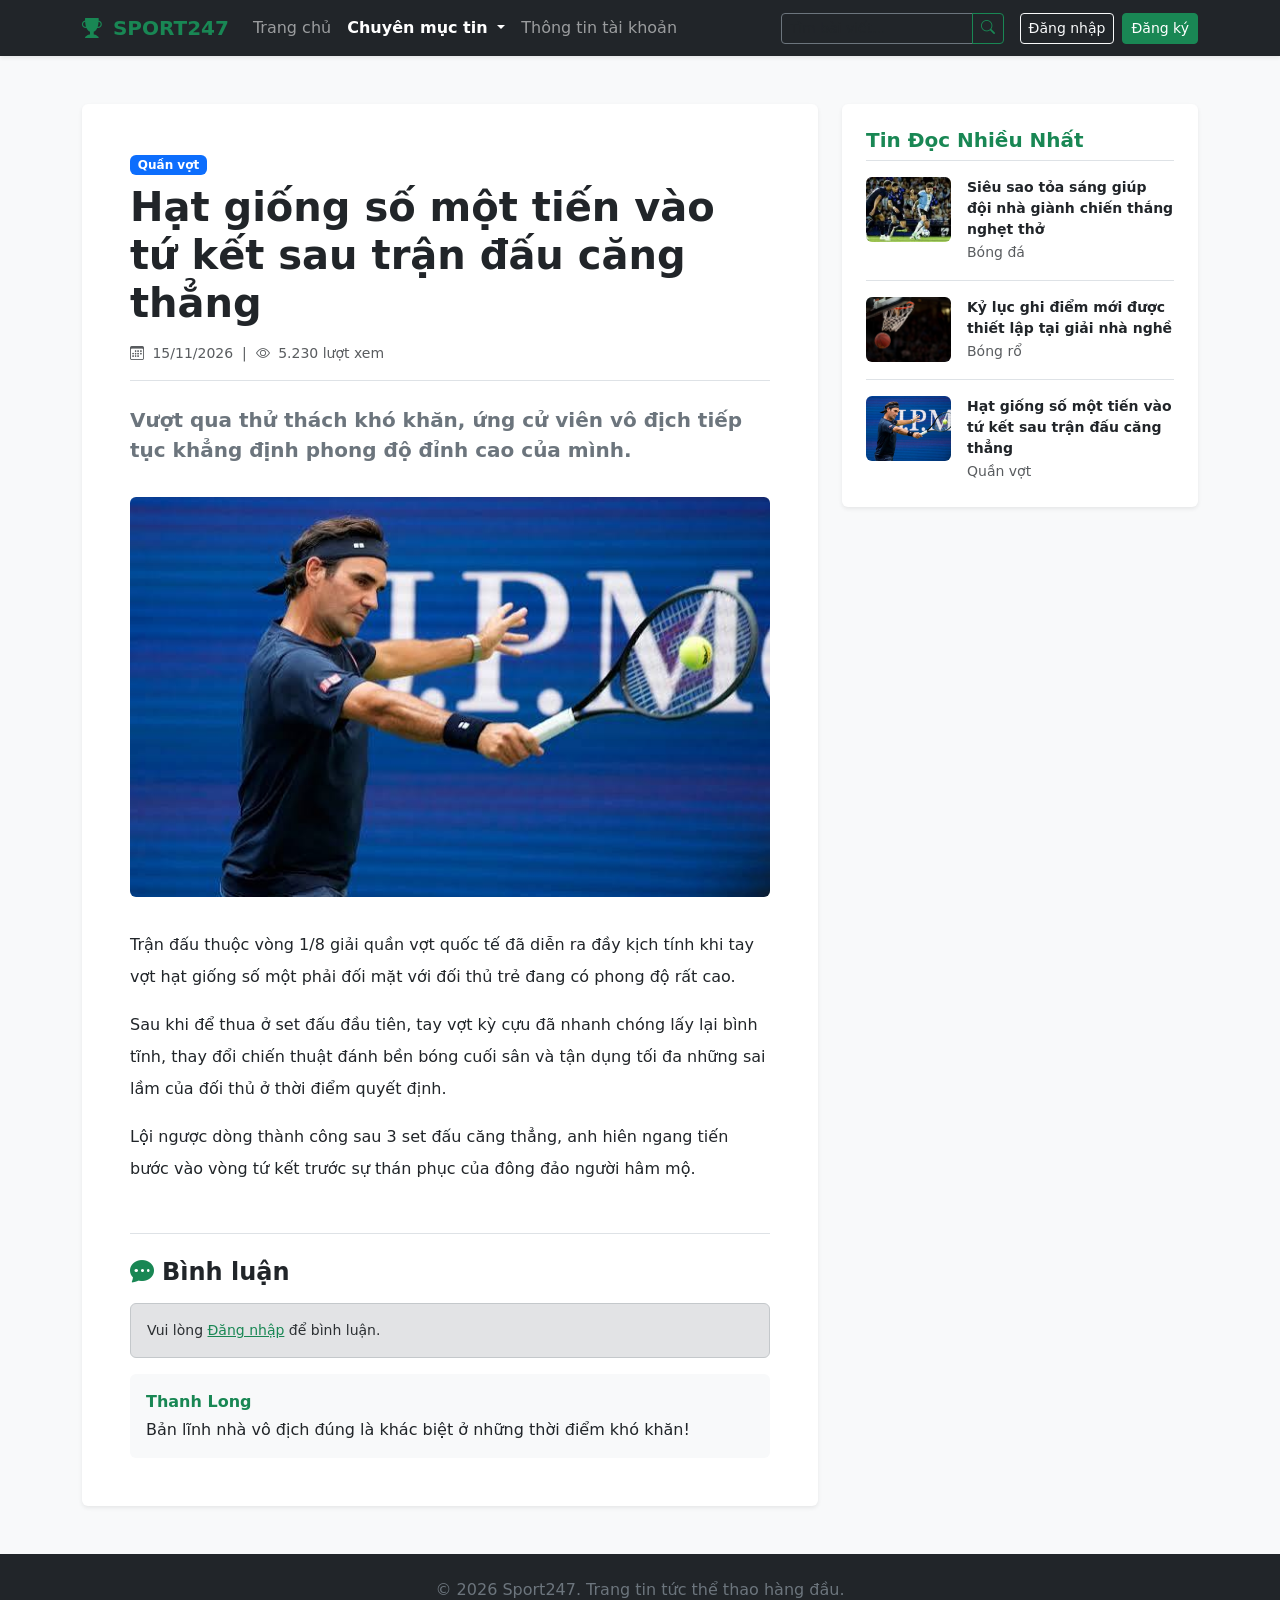
<file: webpages/tintuc3.html>
<!doctype html>
<html lang="vi">

<head>
    <meta charset="UTF-8" />
    <meta name="viewport" content="width=device-width, initial-scale=1.0" />
    <title>Hạt giống số một tiến vào tứ kết sau trận đấu căng thẳng - Sport247</title>
    <link href="https://cdn.jsdelivr.net/npm/bootstrap@5.3.2/dist/css/bootstrap.min.css" rel="stylesheet" />
    <link rel="stylesheet" href="https://cdn.jsdelivr.net/npm/bootstrap-icons@1.11.3/font/bootstrap-icons.min.css" />
    <link rel="stylesheet" href="../css/style.css" />
</head>

<body class="bg-light d-flex flex-column min-vh-100">

    <nav class="navbar navbar-expand-lg bg-dark navbar-dark sticky-top shadow-sm">
        <div class="container">
            <a class="navbar-brand fw-bold text-success" href="home.html">
                <i class="bi bi-trophy-fill me-1"></i> SPORT247
            </a>
            <button class="navbar-toggler" type="button" data-bs-toggle="collapse" data-bs-target="#navbarContent">
                <span class="navbar-toggler-icon"></span>
            </button>
            <div class="collapse navbar-collapse" id="navbarContent">
                <ul class="navbar-nav me-auto mb-2 mb-lg-0">
                    <li class="nav-item">
                        <a class="nav-link" href="home.html">Trang chủ</a>
                    </li>
                    <li class="nav-item dropdown">
                        <a class="nav-link dropdown-toggle active fw-semibold" href="#" role="button" data-bs-toggle="dropdown">
                            Chuyên mục tin
                        </a>
                        <ul class="dropdown-menu dropdown-menu-dark">
                            <li><a class="dropdown-item" href="tintuc.html"><i class="bi bi-fire text-danger me-2"></i>Tâm điểm: Ngoại hạng Anh</a></li>
                            <li><hr class="dropdown-divider"></li>
                            <li><a class="dropdown-item" href="tintuc1.html">Tin Bóng đá</a></li>
                            <li><a class="dropdown-item" href="tintuc2.html">Tin Bóng rổ</a></li>
                            <li><a class="dropdown-item active" href="tintuc3.html">Tin Quần vợt</a></li>
                        </ul>
                    </li>
                    <li class="nav-item">
                        <a class="nav-link" href="#" data-bs-toggle="modal" data-bs-target="#accountModal">Thông tin tài khoản</a>
                    </li>
                </ul>

                <form class="d-flex me-lg-3 my-2 my-lg-0" id="navbar-search-form">
                    <div class="input-group input-group-sm">
                        <input class="form-control bg-dark text-white border-secondary" type="search" id="navbar-search-input" placeholder="Tìm bài viết..." aria-label="Search">
                        <button class="btn btn-outline-success" type="submit"><i class="bi bi-search"></i></button>
                    </div>
                </form>

                <div class="d-flex align-items-center mt-2 mt-lg-0" id="auth-section">
                    <a href="../index.html" class="btn btn-outline-light btn-sm me-2">Đăng nhập</a>
                    <a href="sign-up.html" class="btn btn-success btn-sm">Đăng ký</a>
                </div>
            </div>
        </div>
    </nav>

    <div class="modal fade" id="accountModal" tabindex="-1" aria-hidden="true">
        <div class="modal-dialog modal-dialog-centered">
            <div class="modal-content">
                <div class="modal-header bg-dark text-white">
                    <h5 class="modal-title"><i class="bi bi-person-badge text-success me-2"></i>Thông tin tài khoản</h5>
                    <button type="button" class="btn-close btn-close-white" data-bs-dismiss="modal"></button>
                </div>
                <div class="modal-body" id="account-modal-body"></div>
            </div>
        </div>
    </div>

    <div class="container my-5">
        <div class="row g-4">
            <div class="col-lg-8">
                <article class="bg-white p-4 p-md-5 rounded shadow-sm">
                    <span class="badge bg-primary mb-2">Quần vợt</span>
                    <h1 class="fw-bold mb-3">Hạt giống số một tiến vào tứ kết sau trận đấu căng thẳng</h1>

                    <div class="text-muted small mb-4 pb-3 border-bottom">
                        <span><i class="bi bi-calendar3 me-1"></i> 15/11/2026</span> &nbsp;|&nbsp;
                        <span><i class="bi bi-eye me-1"></i> 5.230 lượt xem</span>
                    </div>

                    <p class="lead fw-semibold text-secondary">
                        Vượt qua thử thách khó khăn, ứng cử viên vô địch tiếp tục khẳng định phong độ đỉnh cao của mình.
                    </p>

                    <img src="../img/img1.jfif" class="img-fluid rounded my-3 w-100" alt="Quần vợt"
                        style="max-height: 400px; object-fit: cover;">

                    <div class="fs-6 lh-lg mt-3">
                        <p>Trận đấu thuộc vòng 1/8 giải quần vợt quốc tế đã diễn ra đầy kịch tính khi tay vợt hạt giống số một phải đối mặt với đối thủ trẻ đang có phong độ rất cao.</p>
                        <p>Sau khi để thua ở set đấu đầu tiên, tay vợt kỳ cựu đã nhanh chóng lấy lại bình tĩnh, thay đổi chiến thuật đánh bền bóng cuối sân và tận dụng tối đa những sai lầm của đối thủ ở thời điểm quyết định.</p>
                        <p>Lội ngược dòng thành công sau 3 set đấu căng thẳng, anh hiên ngang tiến bước vào vòng tứ kết trước sự thán phục của đông đảo người hâm mộ.</p>
                    </div>

                    <div class="mt-5 pt-4 border-top">
                        <h4 class="fw-bold mb-3"><i class="bi bi-chat-dots-fill text-success me-2"></i>Bình luận</h4>
                        <div id="comment-form-area" class="mb-3"></div>
                        <div id="comment-list" class="vstack gap-2">
                            <div class="p-3 bg-light rounded">
                                <strong class="text-success">Thanh Long</strong>
                                <p class="mb-0 mt-1">Bản lĩnh nhà vô địch đúng là khác biệt ở những thời điểm khó khăn!</p>
                            </div>
                        </div>
                    </div>
                </article>
            </div>

            <div class="col-lg-4">
                <div class="bg-white p-4 rounded shadow-sm">
                    <h4 class="text-success fw-bold border-bottom pb-2 mb-3 fs-5">Tin Đọc Nhiều Nhất</h4>

                    <div class="d-flex mb-3 pb-3 border-bottom">
                        <img src="../img/img3.jfif" alt="Thumbnail" class="rounded me-3"
                            style="width: 85px; height: 65px; object-fit: cover;">
                        <div>
                            <a href="tintuc1.html"
                                class="text-dark text-decoration-none fw-semibold d-block small">Siêu sao tỏa sáng giúp đội nhà giành chiến thắng nghẹt thở</a>
                            <small class="text-muted">Bóng đá</small>
                        </div>
                    </div>

                    <div class="d-flex mb-3 pb-3 border-bottom">
                        <img src="../img/img2.avif" alt="Thumbnail" class="rounded me-3"
                            style="width: 85px; height: 65px; object-fit: cover;">
                        <div>
                            <a href="tintuc2.html"
                                class="text-dark text-decoration-none fw-semibold d-block small">Kỷ lục ghi điểm mới được thiết lập tại giải nhà nghề</a>
                            <small class="text-muted">Bóng rổ</small>
                        </div>
                    </div>

                    <div class="d-flex">
                        <img src="../img/img1.jfif" alt="Thumbnail" class="rounded me-3"
                            style="width: 85px; height: 65px; object-fit: cover;">
                        <div>
                            <a href="tintuc3.html"
                                class="text-dark text-decoration-none fw-semibold d-block small">Hạt giống số một tiến vào tứ kết sau trận đấu căng thẳng</a>
                            <small class="text-muted">Quần vợt</small>
                        </div>
                    </div>
                </div>
            </div>
        </div>
    </div>

    <footer class="bg-dark text-white text-center py-4 mt-auto">
        <div class="container">
            <p class="mb-0 text-secondary">&copy; 2026 Sport247. Trang tin tức thể thao hàng đầu.</p>
        </div>
    </footer>

    <script>
        window.addEventListener("DOMContentLoaded", function () {
            let currentUser = JSON.parse(localStorage.getItem("current_user"));
            let authSection = document.getElementById("auth-section");
            let commentFormArea = document.getElementById("comment-form-area");
            let accountModalBody = document.getElementById("account-modal-body");

            if (currentUser) {
                authSection.innerHTML = `<span class="text-white me-3 small">Xin chào, <b class="text-success">${currentUser.name}</b></span><button class="btn btn-outline-danger btn-sm" id="btn-logout">Đăng xuất</button>`;
                document.getElementById("btn-logout").addEventListener("click", () => { localStorage.removeItem("current_user"); location.reload(); });

                accountModalBody.innerHTML = `
                    <div class="text-center mb-3">
                        <i class="bi bi-person-circle display-3 text-success"></i>
                        <h5 class="mt-2 fw-bold">${currentUser.name}</h5>
                        <span class="badge bg-success">Thành viên Sport247</span>
                    </div>
                    <ul class="list-group list-group-flush">
                        <li class="list-group-item"><strong>Email:</strong> ${currentUser.email || "Chưa cập nhật"}</li>
                        <li class="list-group-item"><strong>Trạng thái:</strong> <span class="text-success">Đang hoạt động</span></li>
                    </ul>
                `;

                commentFormArea.innerHTML = `
                    <form id="form-comment">
                        <div class="mb-2"><textarea class="form-control" id="comment-input" rows="2" placeholder="Nhập bình luận..." required></textarea></div>
                        <button type="submit" class="btn btn-success btn-sm">Gửi</button>
                    </form>
                `;
                document.getElementById("form-comment").addEventListener("submit", function (e) {
                    e.preventDefault();
                    let val = document.getElementById("comment-input").value.trim();
                    if (val) {
                        let list = document.getElementById("comment-list");
                        let item = document.createElement("div");
                        item.className = "p-3 bg-light rounded border border-success";
                        item.innerHTML = `<strong class="text-success">${currentUser.name}</strong><p class="mb-0 mt-1">${val}</p>`;
                        list.prepend(item);
                        document.getElementById("comment-input").value = "";
                    }
                });
            } else {
                accountModalBody.innerHTML = `
                    <div class="text-center py-3">
                        <p class="mb-3">Bạn chưa đăng nhập vào hệ thống.</p>
                        <a href="../index.html" class="btn btn-success me-2">Đăng nhập ngay</a>
                        <a href="sign-up.html" class="btn btn-outline-secondary">Tạo tài khoản</a>
                    </div>
                `;
                commentFormArea.innerHTML = `<div class="alert alert-secondary small mb-0">Vui lòng <a href="../index.html" class="text-success">Đăng nhập</a> để bình luận.</div>`;
            }

            document.getElementById("navbar-search-form").addEventListener("submit", function (e) {
                e.preventDefault();
                let keyword = document.getElementById("navbar-search-input").value.toLowerCase().trim();
                if (!keyword) return;

                if (keyword.includes("ngoại hạng") || keyword.includes("vô địch")) {
                    window.location.href = "tintuc.html";
                } else if (keyword.includes("bóng đá") || keyword.includes("siêu sao")) {
                    window.location.href = "tintuc1.html";
                } else if (keyword.includes("bóng rổ") || keyword.includes("kỷ lục")) {
                    window.location.href = "tintuc2.html";
                } else if (keyword.includes("quần vợt") || keyword.includes("tennis") || keyword.includes("tứ kết")) {
                    window.location.href = "tintuc3.html";
                } else {
                    alert("Không tìm thấy bài viết phù hợp! Hãy thử từ khóa: bóng đá, bóng rổ, quần vợt, ngoại hạng...");
                }
            });
        });
    </script>
    <script src="https://cdn.jsdelivr.net/npm/bootstrap@5.3.2/dist/js/bootstrap.bundle.min.js"></script>
</body>

</html>
</file>
<file: css/style.css>
/* Giao diện Hero Banner */
.hero-banner {
    background: linear-gradient(135deg, #198754 0%, #0f5132 100%);
}

.hero-banner img {
    max-width: 100%;
    height: auto;
    border-radius: 12px;
    box-shadow: 0 10px 25px rgba(0, 0, 0, 0.3);
}

/* Giao diện Card bài viết */
.news-card {
    transition: transform 0.2s ease, box-shadow 0.2s ease;
}

.news-card:hover {
    transform: translateY(-5px);
    box-shadow: 0 8px 20px rgba(0, 0, 0, 0.12) !important;
}

.news-card img {
    height: 200px;
    object-fit: cover;
}
</file>
